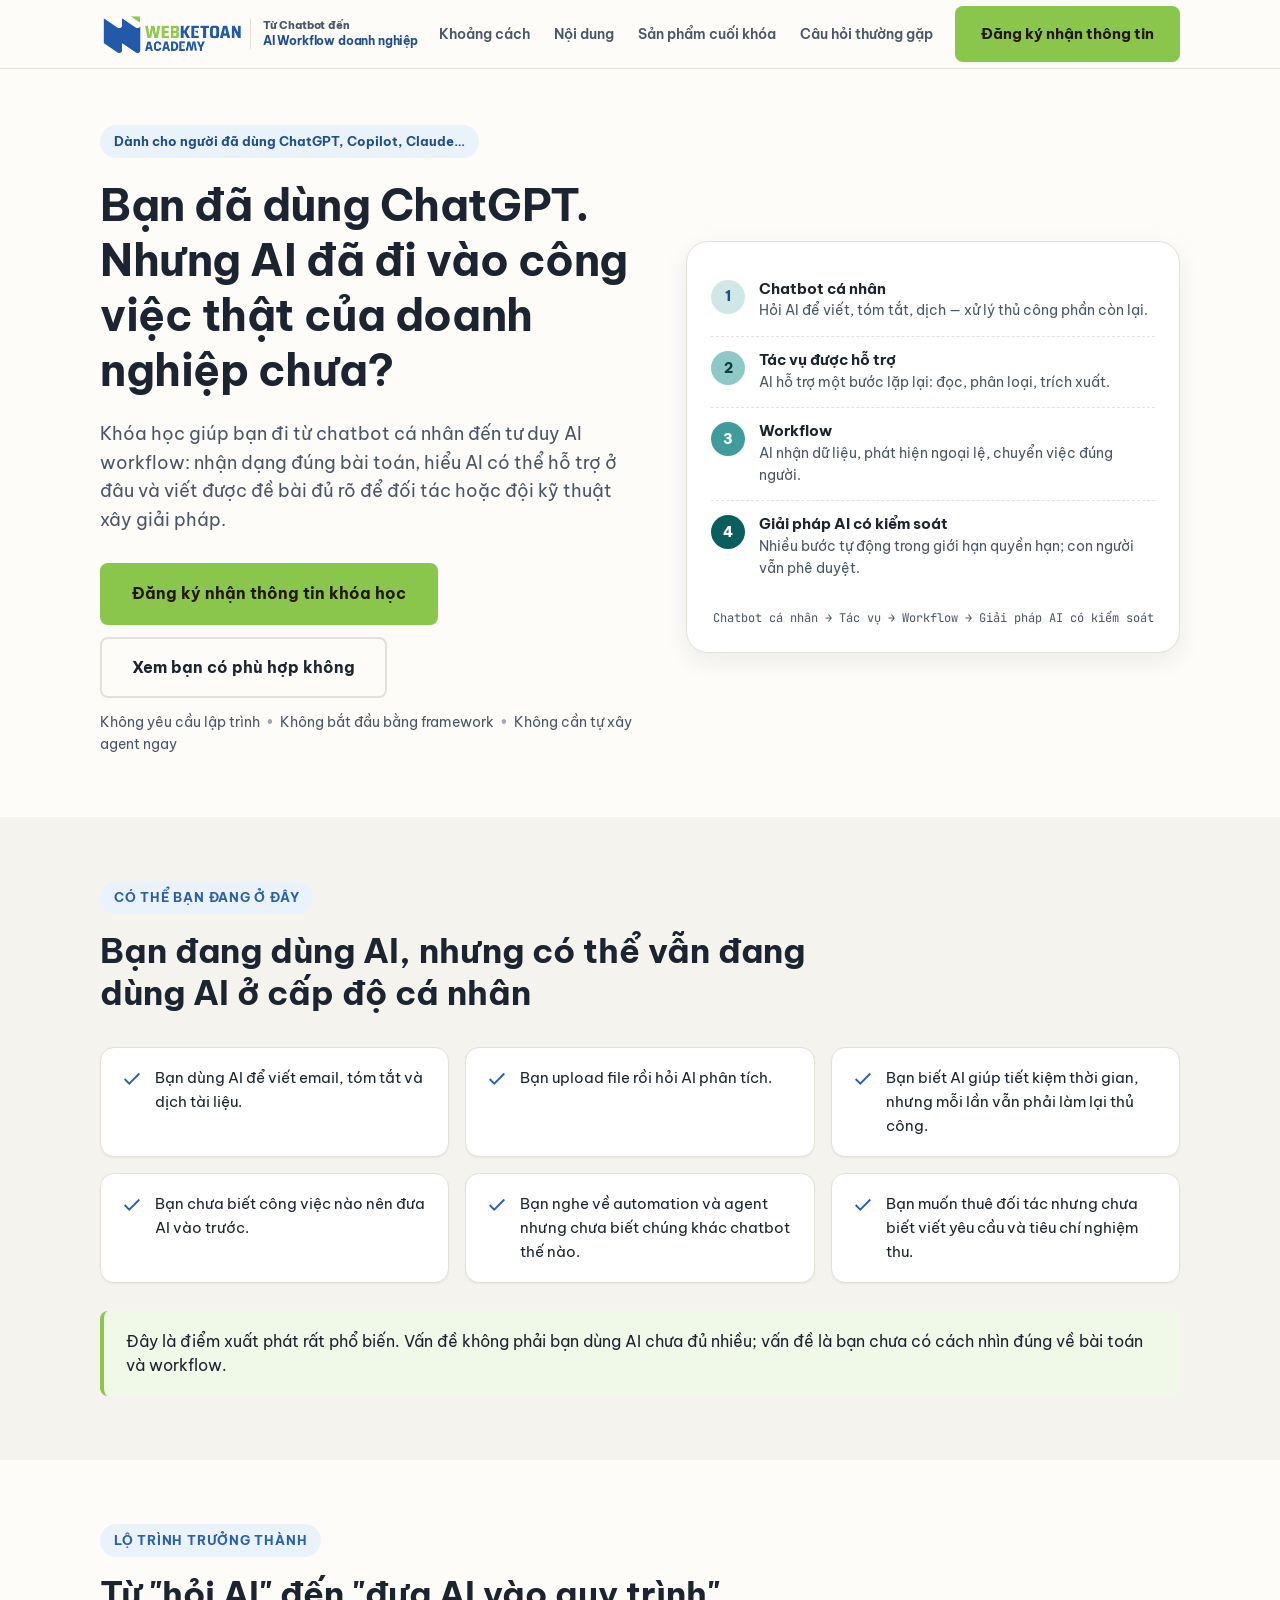
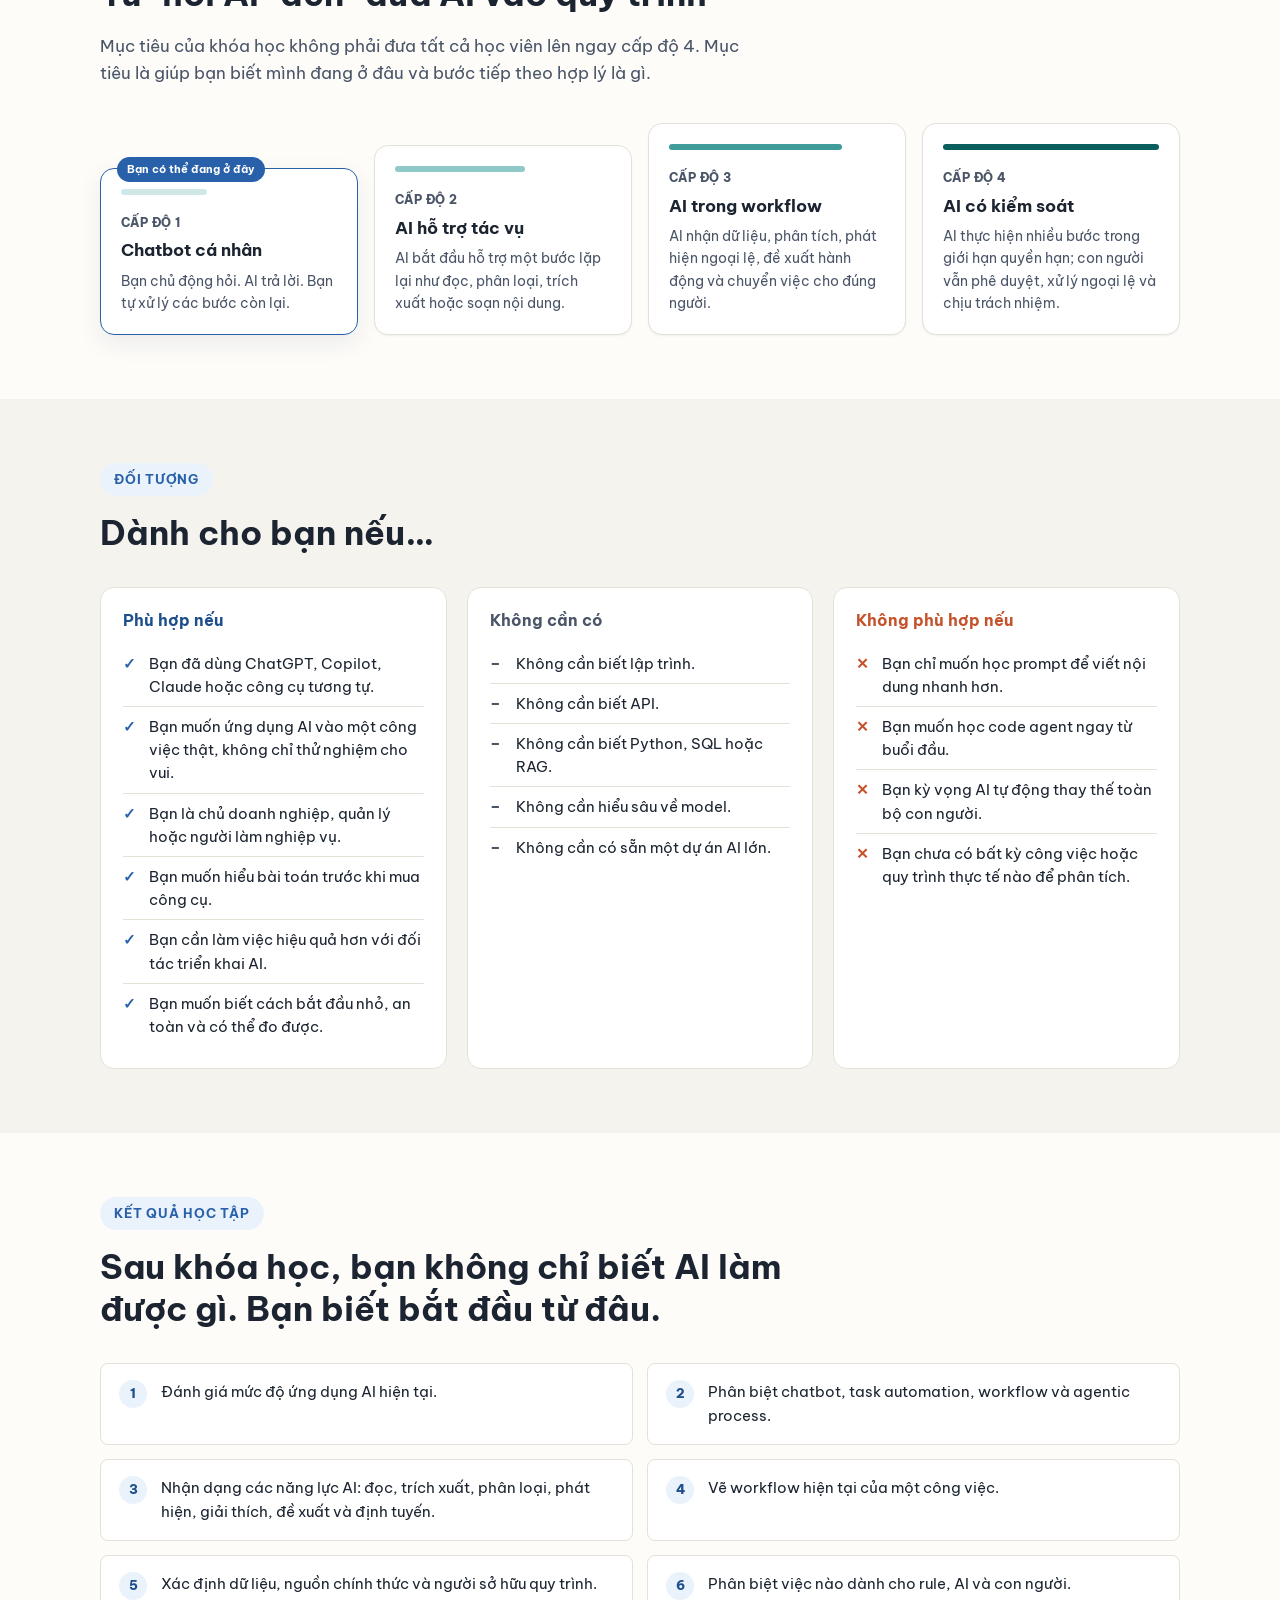
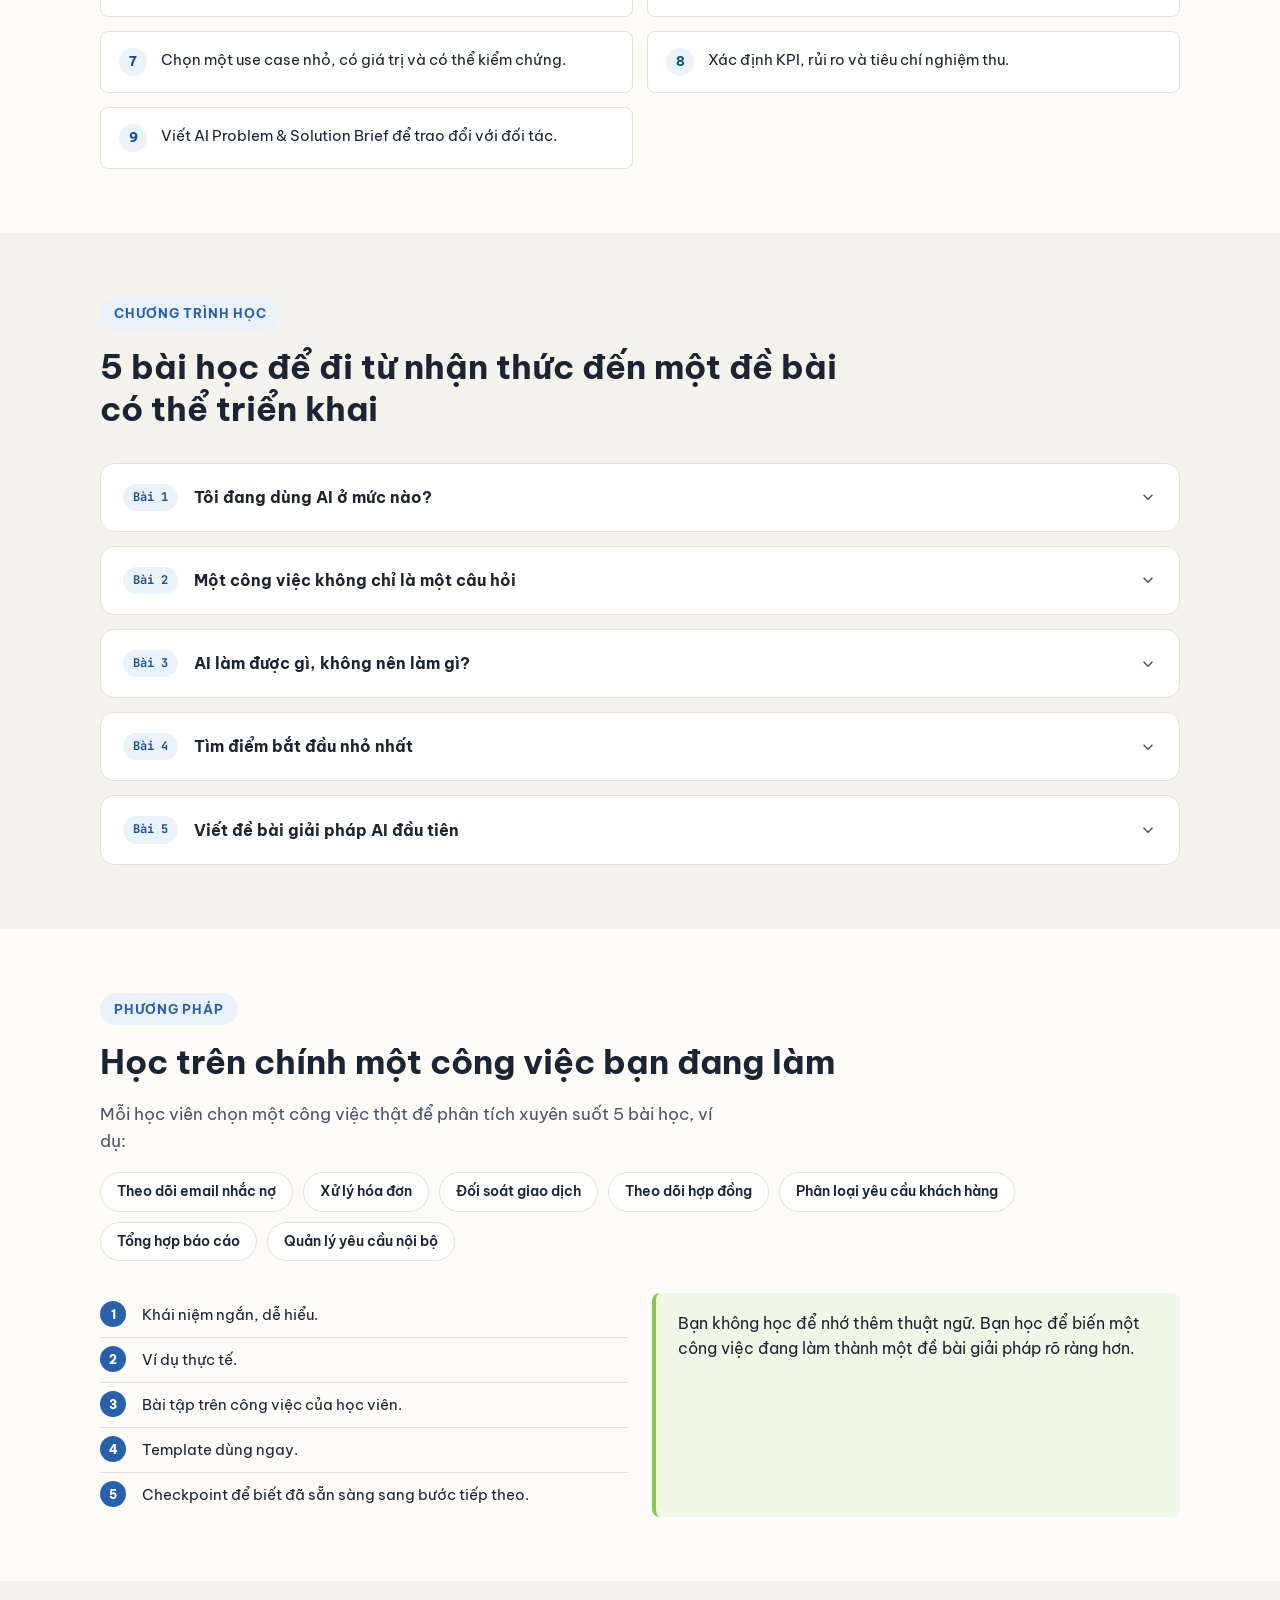
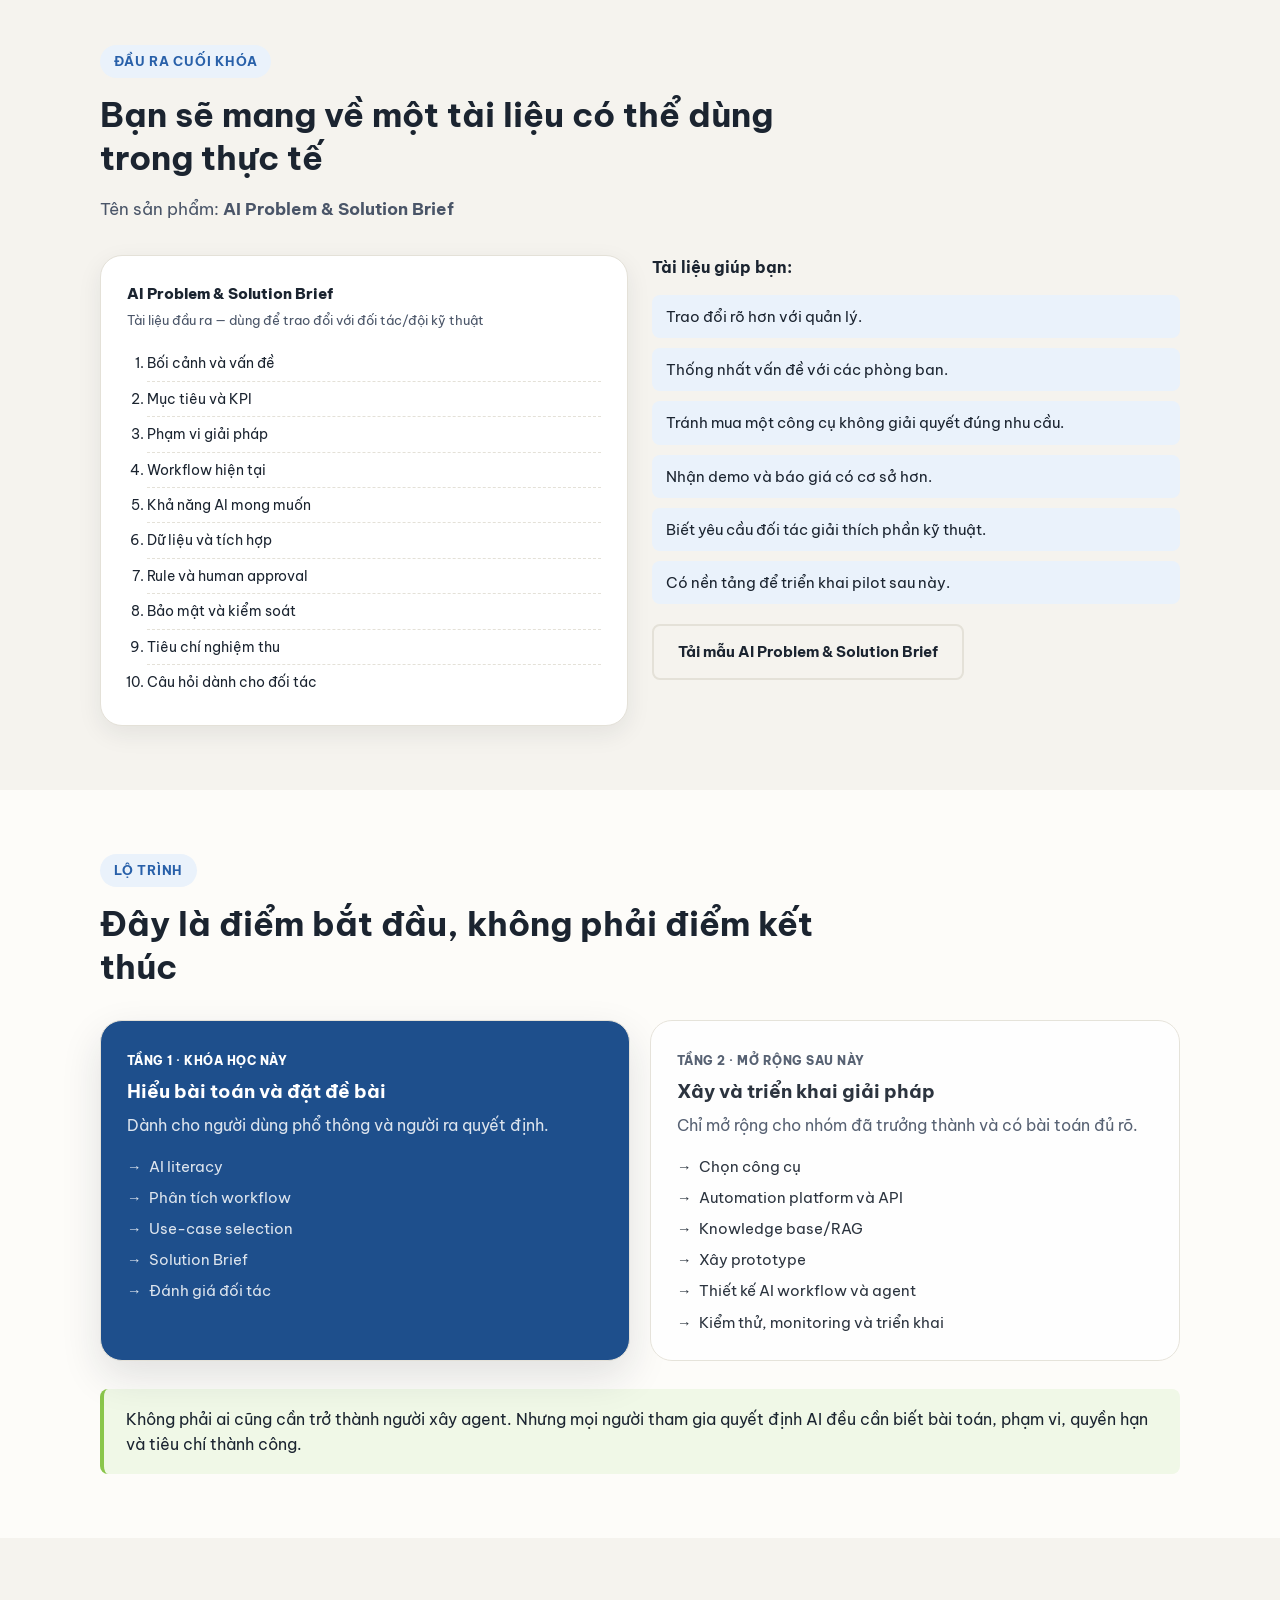
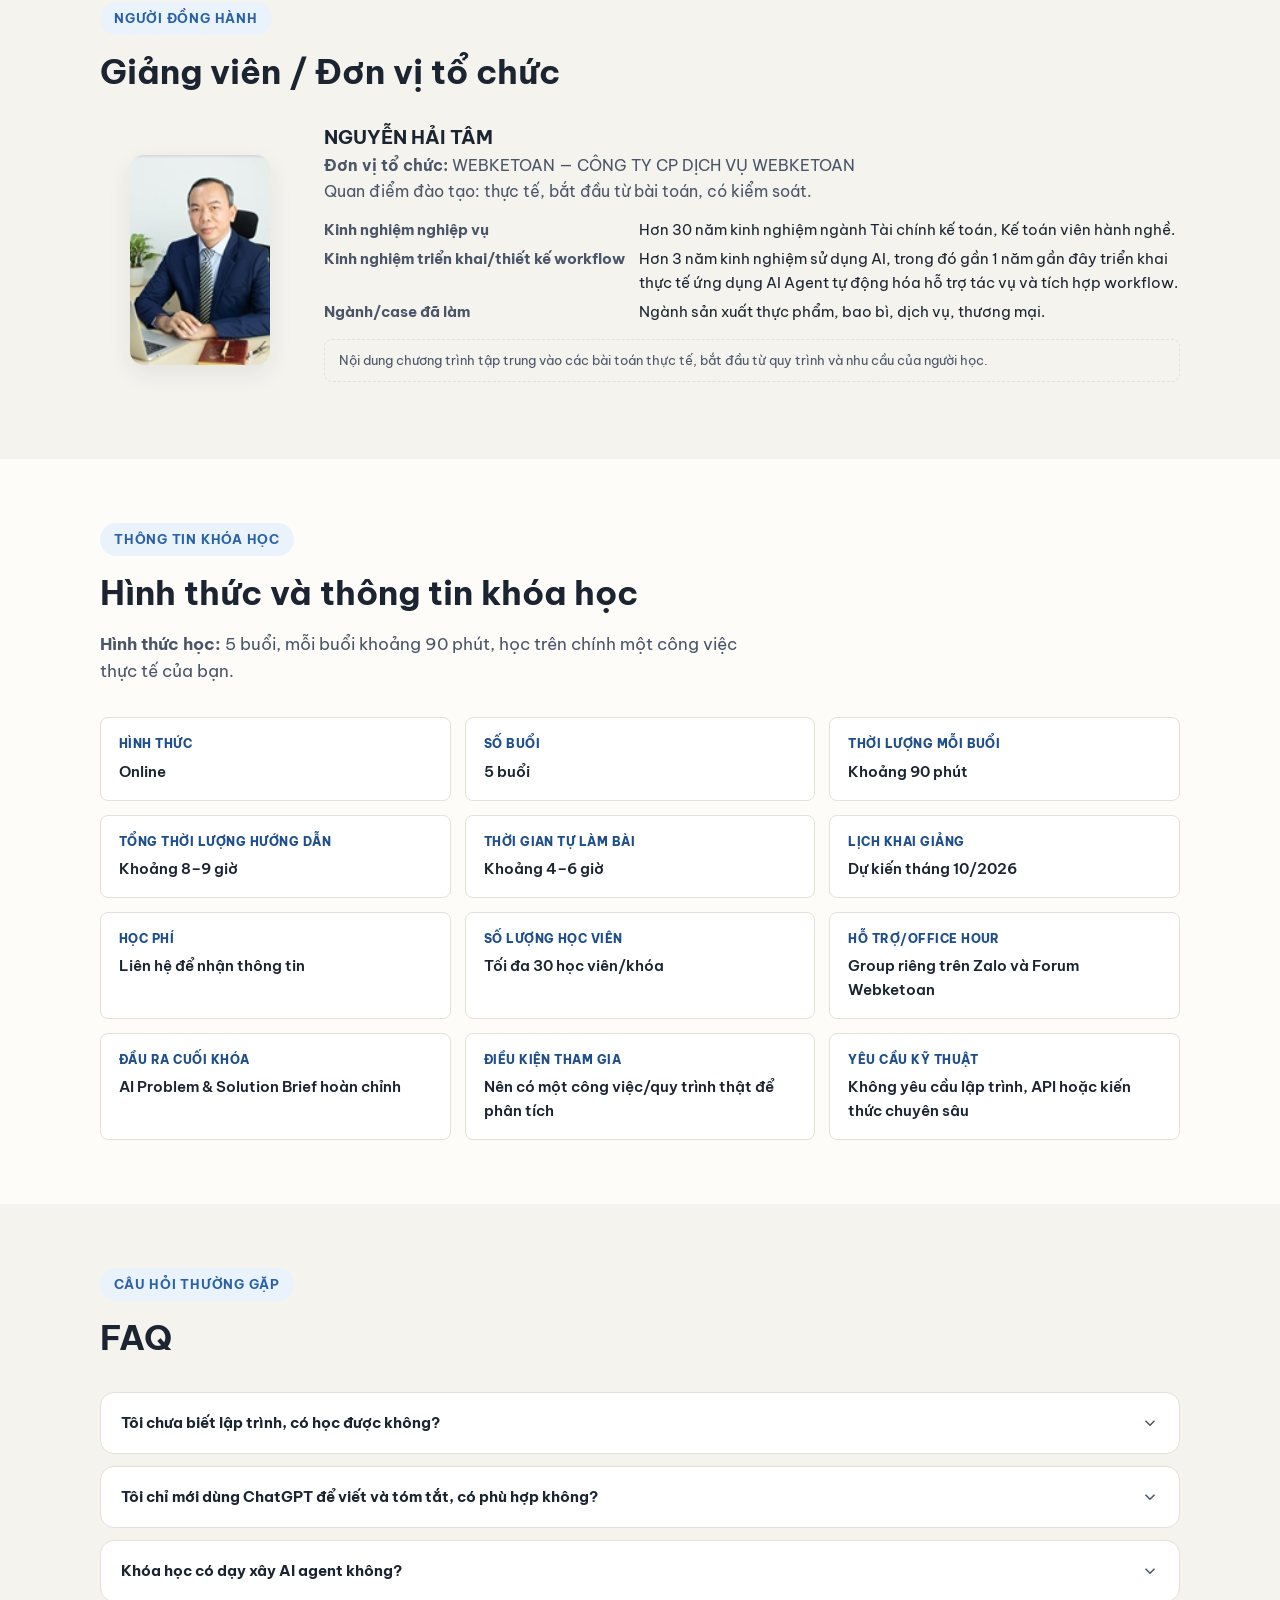
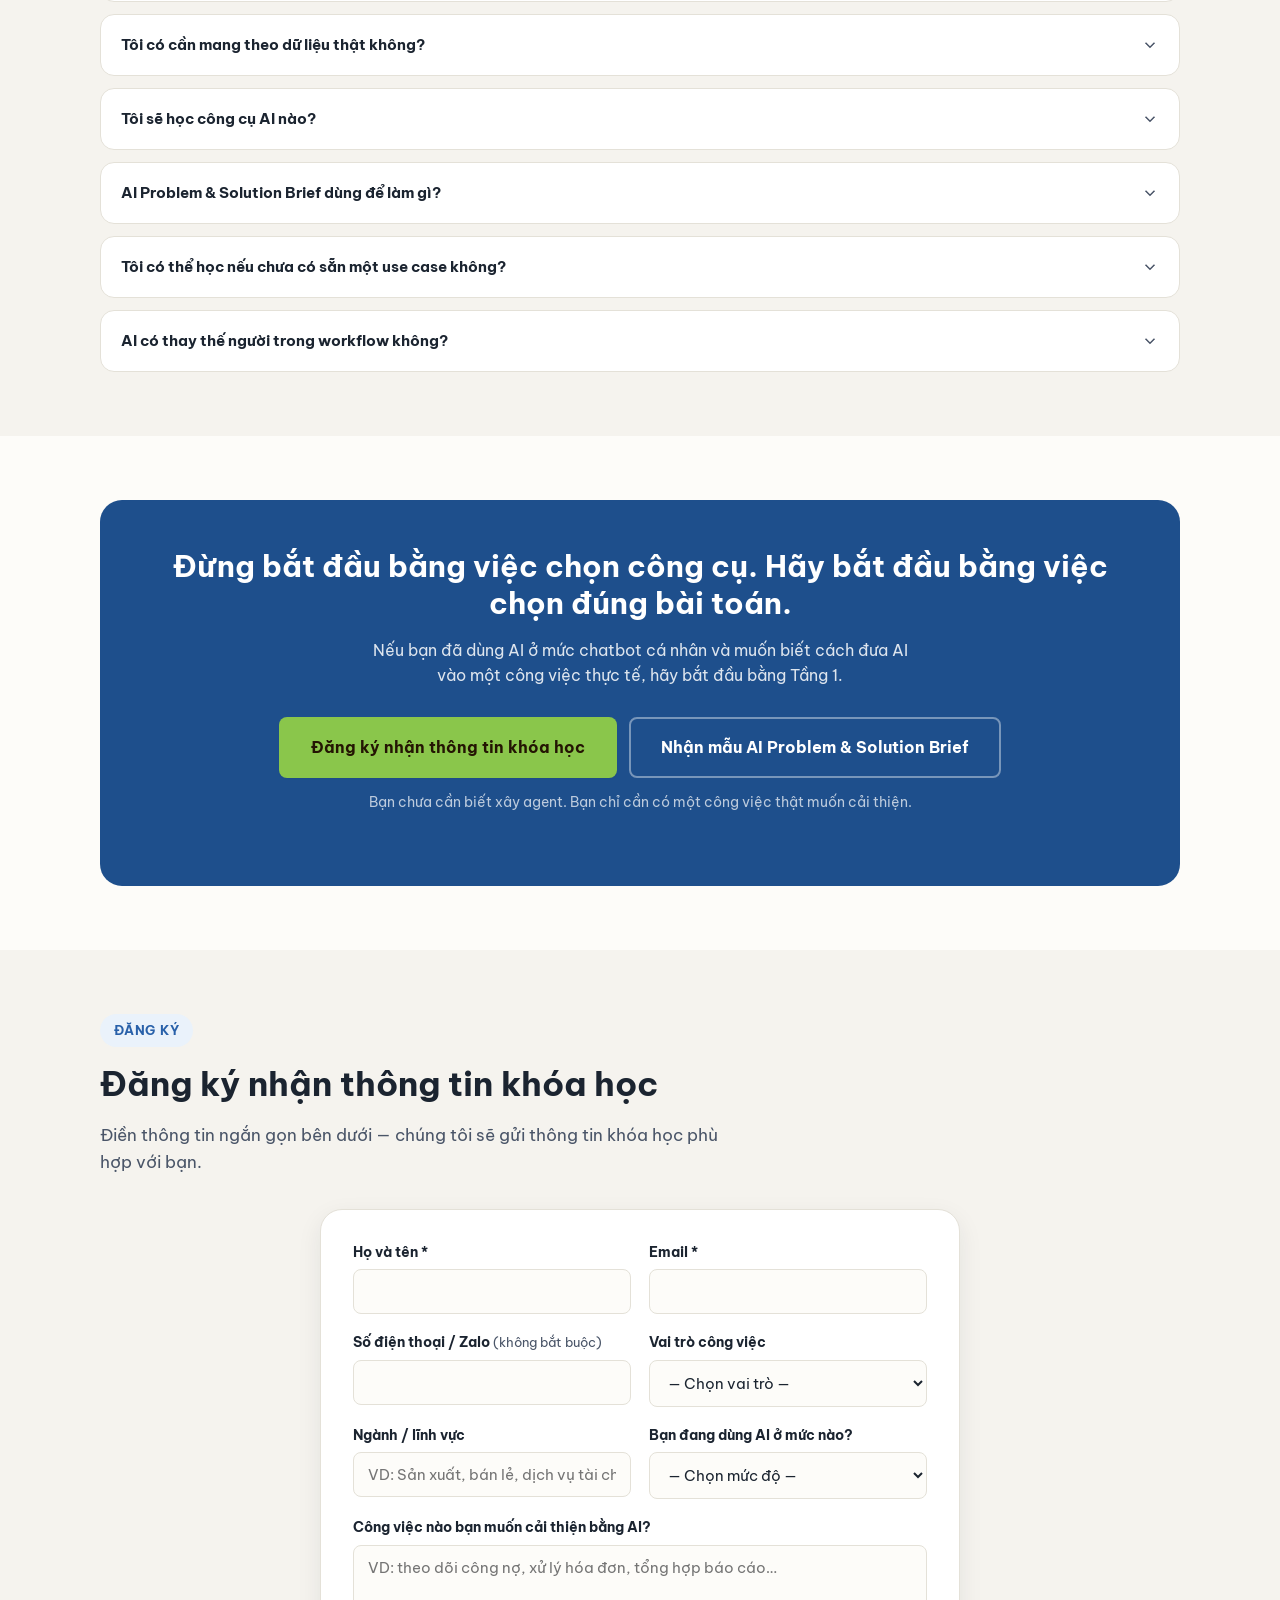
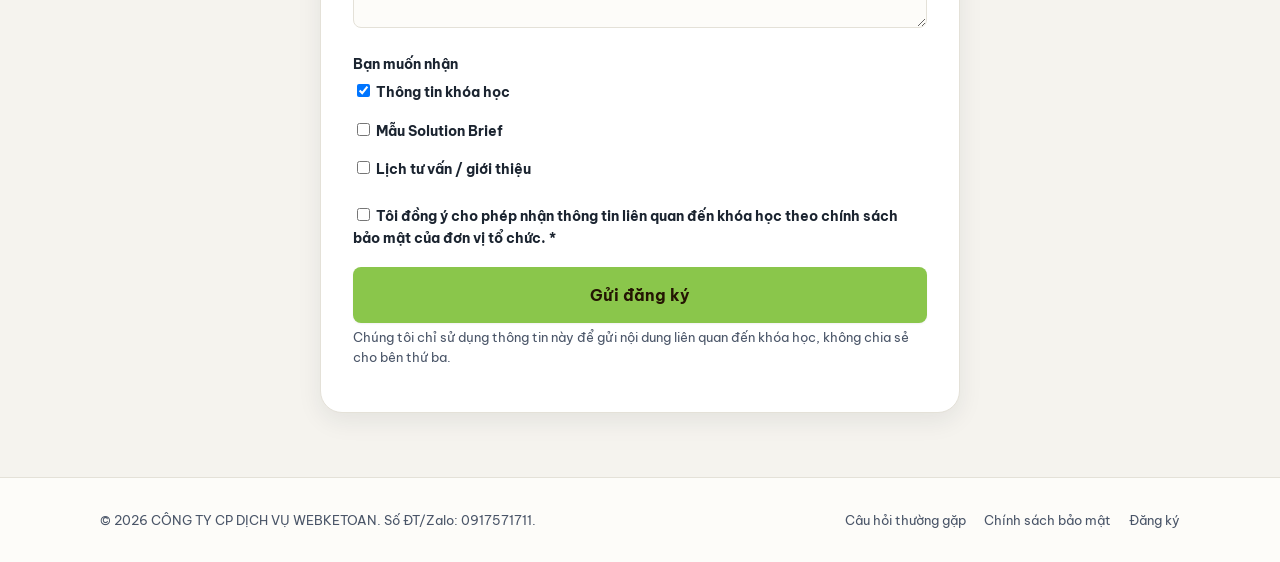
<file: index.html>
<!DOCTYPE html>
<html lang="vi">
<head>
<meta charset="UTF-8">
<meta name="viewport" content="width=device-width, initial-scale=1.0">
<title>Từ Chatbot đến AI Workflow doanh nghiệp | Webketoan Academy</title>
<meta name="description" content="Học cách nhận dạng bài toán, hiểu AI có thể hỗ trợ ở đâu và viết đề bài đủ rõ để đưa AI vào workflow doanh nghiệp — không yêu cầu lập trình.">
<meta name="keywords" content="khóa học AI cho doanh nghiệp, ứng dụng AI vào workflow, AI workflow doanh nghiệp, từ chatbot đến AI agent, triển khai AI trong doanh nghiệp, phân tích use case AI, AI cho người không biết lập trình">
<link rel="canonical" href="https://webketoan.ai.vn/">

<meta property="og:type" content="website">
<meta property="og:title" content="Từ Chatbot đến AI Workflow doanh nghiệp | Webketoan Academy">
<meta property="og:description" content="Học cách nhận dạng bài toán, hiểu AI có thể hỗ trợ ở đâu và viết đề bài đủ rõ để đưa AI vào workflow doanh nghiệp — không yêu cầu lập trình.">
<meta property="og:image" content="https://webketoan.ai.vn/assets/webketoan-academy-logo.png?v=e1926ec">
<meta property="og:locale" content="vi_VN">
<meta name="twitter:card" content="summary_large_image">

<link rel="icon" type="image/png" href="assets/webketoan-academy-logo.png">

<link rel="preconnect" href="https://fonts.googleapis.com">
<link rel="preconnect" href="https://fonts.gstatic.com" crossorigin>
<link href="https://fonts.googleapis.com/css2?family=Be+Vietnam+Pro:wght@400;500;600;700;800&family=JetBrains+Mono:wght@500&display=swap" rel="stylesheet">
<link rel="stylesheet" href="css/styles.css?v=e1926ec">
</head>
<body>

<a class="visually-hidden" href="#main">Bỏ qua đến nội dung chính</a>

<!-- ================= HEADER ================= -->
<header class="site-header">
  <div class="container">
    <a href="#" class="brand" aria-label="Webketoan Academy — Từ Chatbot đến AI Workflow doanh nghiệp">
      <img class="brand-logo" src="assets/webketoan-academy-logo.png?v=e1926ec" alt="Webketoan Academy">
      <span class="brand-course">Từ Chatbot đến<br><strong>AI Workflow doanh nghiệp</strong></span>
    </a>
    <nav class="header-nav" aria-label="Điều hướng chính">
      <a href="#khoang-cach">Khoảng cách</a>
      <a href="#noi-dung">Nội dung</a>
      <a href="#san-pham">Sản phẩm cuối khóa</a>
      <a href="#faq">Câu hỏi thường gặp</a>
    </nav>
    <a href="#dang-ky" class="btn btn-primary header-cta" data-track="hero_cta_click" data-track-location="header">Đăng ký nhận thông tin</a>
  </div>
</header>

<main id="main">

<!-- ================= SECTION 1: HERO ================= -->
<section class="hero">
  <div class="container hero-grid">
    <div>
      <span class="hero-badge">Dành cho người đã dùng ChatGPT, Copilot, Claude…</span>
      <h1>Bạn đã dùng ChatGPT. Nhưng AI đã đi vào công việc thật của doanh nghiệp chưa?</h1>
      <p class="hero-sub">Khóa học giúp bạn đi từ chatbot cá nhân đến tư duy AI workflow: nhận dạng đúng bài toán, hiểu AI có thể hỗ trợ ở đâu và viết được đề bài đủ rõ để đối tác hoặc đội kỹ thuật xây giải pháp.</p>
      <div class="hero-ctas">
        <a href="#dang-ky" class="btn btn-primary btn-lg" data-track="hero_cta_click" data-track-location="hero_primary">Đăng ký nhận thông tin khóa học</a>
        <a href="#phu-hop" class="btn btn-secondary btn-lg" data-track="hero_cta_click" data-track-location="hero_secondary">Xem bạn có phù hợp không</a>
      </div>
      <p class="hero-micro">Không yêu cầu lập trình<span class="dot">•</span>Không bắt đầu bằng framework<span class="dot">•</span>Không cần tự xây agent ngay</p>
    </div>

    <div class="flow-diagram" aria-label="Sơ đồ chuyển đổi từ chatbot cá nhân đến giải pháp AI có kiểm soát">
      <div class="flow-steps">
        <div class="flow-step">
          <span class="flow-num">1</span>
          <div><h4>Chatbot cá nhân</h4><p>Hỏi AI để viết, tóm tắt, dịch — xử lý thủ công phần còn lại.</p></div>
        </div>
        <div class="flow-step">
          <span class="flow-num">2</span>
          <div><h4>Tác vụ được hỗ trợ</h4><p>AI hỗ trợ một bước lặp lại: đọc, phân loại, trích xuất.</p></div>
        </div>
        <div class="flow-step">
          <span class="flow-num">3</span>
          <div><h4>Workflow</h4><p>AI nhận dữ liệu, phát hiện ngoại lệ, chuyển việc đúng người.</p></div>
        </div>
        <div class="flow-step">
          <span class="flow-num">4</span>
          <div><h4>Giải pháp AI có kiểm soát</h4><p>Nhiều bước tự động trong giới hạn quyền hạn; con người vẫn phê duyệt.</p></div>
        </div>
      </div>
      <div class="flow-caption">Chatbot cá nhân → Tác vụ → Workflow → Giải pháp AI có kiểm soát</div>
    </div>
  </div>
</section>

<!-- ================= SECTION 2: NHẬN DIỆN VẤN ĐỀ ================= -->
<section class="section section-alt" id="van-de">
  <div class="container">
    <span class="section-eyebrow">Có thể bạn đang ở đây</span>
    <h2 class="section-title">Bạn đang dùng AI, nhưng có thể vẫn đang dùng AI ở cấp độ cá nhân</h2>

    <div class="card-grid cols-3">
      <div class="check-card"><svg class="icon" viewBox="0 0 24 24" fill="none" stroke="currentColor" stroke-width="2"><path d="M20 6L9 17l-5-5"/></svg><p>Bạn dùng AI để viết email, tóm tắt và dịch tài liệu.</p></div>
      <div class="check-card"><svg class="icon" viewBox="0 0 24 24" fill="none" stroke="currentColor" stroke-width="2"><path d="M20 6L9 17l-5-5"/></svg><p>Bạn upload file rồi hỏi AI phân tích.</p></div>
      <div class="check-card"><svg class="icon" viewBox="0 0 24 24" fill="none" stroke="currentColor" stroke-width="2"><path d="M20 6L9 17l-5-5"/></svg><p>Bạn biết AI giúp tiết kiệm thời gian, nhưng mỗi lần vẫn phải làm lại thủ công.</p></div>
      <div class="check-card"><svg class="icon" viewBox="0 0 24 24" fill="none" stroke="currentColor" stroke-width="2"><path d="M20 6L9 17l-5-5"/></svg><p>Bạn chưa biết công việc nào nên đưa AI vào trước.</p></div>
      <div class="check-card"><svg class="icon" viewBox="0 0 24 24" fill="none" stroke="currentColor" stroke-width="2"><path d="M20 6L9 17l-5-5"/></svg><p>Bạn nghe về automation và agent nhưng chưa biết chúng khác chatbot thế nào.</p></div>
      <div class="check-card"><svg class="icon" viewBox="0 0 24 24" fill="none" stroke="currentColor" stroke-width="2"><path d="M20 6L9 17l-5-5"/></svg><p>Bạn muốn thuê đối tác nhưng chưa biết viết yêu cầu và tiêu chí nghiệm thu.</p></div>
    </div>

    <div class="callout">Đây là điểm xuất phát rất phổ biến. Vấn đề không phải bạn dùng AI chưa đủ nhiều; vấn đề là bạn chưa có cách nhìn đúng về bài toán và workflow.</div>
  </div>
</section>

<!-- ================= SECTION 3: KHOẢNG CÁCH ================= -->
<section class="section" id="khoang-cach">
  <div class="container">
    <span class="section-eyebrow">Lộ trình trưởng thành</span>
    <h2 class="section-title">Từ "hỏi AI" đến "đưa AI vào quy trình"</h2>
    <p class="section-lead">Mục tiêu của khóa học không phải đưa tất cả học viên lên ngay cấp độ 4. Mục tiêu là giúp bạn biết mình đang ở đâu và bước tiếp theo hợp lý là gì.</p>

    <div class="staircase">
      <div class="stair-step is-primary">
        <div class="bar"></div>
        <span class="tag">Cấp độ 1</span>
        <h4>Chatbot cá nhân</h4>
        <p>Bạn chủ động hỏi. AI trả lời. Bạn tự xử lý các bước còn lại.</p>
      </div>
      <div class="stair-step">
        <div class="bar"></div>
        <span class="tag">Cấp độ 2</span>
        <h4>AI hỗ trợ tác vụ</h4>
        <p>AI bắt đầu hỗ trợ một bước lặp lại như đọc, phân loại, trích xuất hoặc soạn nội dung.</p>
      </div>
      <div class="stair-step">
        <div class="bar"></div>
        <span class="tag">Cấp độ 3</span>
        <h4>AI trong workflow</h4>
        <p>AI nhận dữ liệu, phân tích, phát hiện ngoại lệ, đề xuất hành động và chuyển việc cho đúng người.</p>
      </div>
      <div class="stair-step">
        <div class="bar"></div>
        <span class="tag">Cấp độ 4</span>
        <h4>AI có kiểm soát</h4>
        <p>AI thực hiện nhiều bước trong giới hạn quyền hạn; con người vẫn phê duyệt, xử lý ngoại lệ và chịu trách nhiệm.</p>
      </div>
    </div>
  </div>
</section>

<!-- ================= SECTION 4: DÀNH CHO AI ================= -->
<section class="section section-alt" id="phu-hop">
  <div class="container">
    <span class="section-eyebrow">Đối tượng</span>
    <h2 class="section-title">Dành cho bạn nếu…</h2>

    <div class="fit-grid">
      <div class="fit-col yes">
        <h3>Phù hợp nếu</h3>
        <ul>
          <li>Bạn đã dùng ChatGPT, Copilot, Claude hoặc công cụ tương tự.</li>
          <li>Bạn muốn ứng dụng AI vào một công việc thật, không chỉ thử nghiệm cho vui.</li>
          <li>Bạn là chủ doanh nghiệp, quản lý hoặc người làm nghiệp vụ.</li>
          <li>Bạn muốn hiểu bài toán trước khi mua công cụ.</li>
          <li>Bạn cần làm việc hiệu quả hơn với đối tác triển khai AI.</li>
          <li>Bạn muốn biết cách bắt đầu nhỏ, an toàn và có thể đo được.</li>
        </ul>
      </div>
      <div class="fit-col no">
        <h3>Không cần có</h3>
        <ul>
          <li>Không cần biết lập trình.</li>
          <li>Không cần biết API.</li>
          <li>Không cần biết Python, SQL hoặc RAG.</li>
          <li>Không cần hiểu sâu về model.</li>
          <li>Không cần có sẵn một dự án AI lớn.</li>
        </ul>
      </div>
      <div class="fit-col not">
        <h3>Không phù hợp nếu</h3>
        <ul>
          <li>Bạn chỉ muốn học prompt để viết nội dung nhanh hơn.</li>
          <li>Bạn muốn học code agent ngay từ buổi đầu.</li>
          <li>Bạn kỳ vọng AI tự động thay thế toàn bộ con người.</li>
          <li>Bạn chưa có bất kỳ công việc hoặc quy trình thực tế nào để phân tích.</li>
        </ul>
      </div>
    </div>
  </div>
</section>

<!-- ================= SECTION 5: HỌC XONG BẠN LÀM ĐƯỢC GÌ ================= -->
<section class="section" id="ket-qua">
  <div class="container">
    <span class="section-eyebrow">Kết quả học tập</span>
    <h2 class="section-title">Sau khóa học, bạn không chỉ biết AI làm được gì. Bạn biết bắt đầu từ đâu.</h2>

    <div class="outcome-grid">
      <div class="outcome-item"><span class="outcome-num">1</span><p>Đánh giá mức độ ứng dụng AI hiện tại.</p></div>
      <div class="outcome-item"><span class="outcome-num">2</span><p>Phân biệt chatbot, task automation, workflow và agentic process.</p></div>
      <div class="outcome-item"><span class="outcome-num">3</span><p>Nhận dạng các năng lực AI: đọc, trích xuất, phân loại, phát hiện, giải thích, đề xuất và định tuyến.</p></div>
      <div class="outcome-item"><span class="outcome-num">4</span><p>Vẽ workflow hiện tại của một công việc.</p></div>
      <div class="outcome-item"><span class="outcome-num">5</span><p>Xác định dữ liệu, nguồn chính thức và người sở hữu quy trình.</p></div>
      <div class="outcome-item"><span class="outcome-num">6</span><p>Phân biệt việc nào dành cho rule, AI và con người.</p></div>
      <div class="outcome-item"><span class="outcome-num">7</span><p>Chọn một use case nhỏ, có giá trị và có thể kiểm chứng.</p></div>
      <div class="outcome-item"><span class="outcome-num">8</span><p>Xác định KPI, rủi ro và tiêu chí nghiệm thu.</p></div>
      <div class="outcome-item"><span class="outcome-num">9</span><p>Viết AI Problem &amp; Solution Brief để trao đổi với đối tác.</p></div>
    </div>
  </div>
</section>

<!-- ================= SECTION 6: NỘI DUNG KHÓA HỌC ================= -->
<section class="section section-alt" id="noi-dung">
  <div class="container">
    <span class="section-eyebrow">Chương trình học</span>
    <h2 class="section-title">5 bài học để đi từ nhận thức đến một đề bài có thể triển khai</h2>

    <div class="curriculum-list" data-curriculum>
      <details class="curriculum-item">
        <summary><span class="lesson-tag">Bài 1</span>Tôi đang dùng AI ở mức nào?<svg class="chev" width="18" height="18" viewBox="0 0 24 24" fill="none" stroke="currentColor" stroke-width="2"><path d="M6 9l6 6 6-6"/></svg></summary>
        <div class="curriculum-body">
          <p>Nhận diện khoảng cách giữa chatbot cá nhân và AI trong workflow.</p>
          <span class="output-tag">Đầu ra: AI Usage Maturity Snapshot</span>
        </div>
      </details>
      <details class="curriculum-item">
        <summary><span class="lesson-tag">Bài 2</span>Một công việc không chỉ là một câu hỏi<svg class="chev" width="18" height="18" viewBox="0 0 24 24" fill="none" stroke="currentColor" stroke-width="2"><path d="M6 9l6 6 6-6"/></svg></summary>
        <div class="curriculum-body">
          <p>Học cách nhìn công việc dưới dạng input, decision, action, exception và output.</p>
          <p class="mono-chain">Input → Decision → Action → Exception → Output</p>
          <span class="output-tag">Đầu ra: Current-State Workflow Map</span>
        </div>
      </details>
      <details class="curriculum-item">
        <summary><span class="lesson-tag">Bài 3</span>AI làm được gì, không nên làm gì?<svg class="chev" width="18" height="18" viewBox="0 0 24 24" fill="none" stroke="currentColor" stroke-width="2"><path d="M6 9l6 6 6-6"/></svg></summary>
        <div class="curriculum-body">
          <p>Phân biệt rule/system, AI reasoning và human accountability.</p>
          <span class="output-tag">Đầu ra: Problem → AI Capability → Human Decision Map</span>
        </div>
      </details>
      <details class="curriculum-item">
        <summary><span class="lesson-tag">Bài 4</span>Tìm điểm bắt đầu nhỏ nhất<svg class="chev" width="18" height="18" viewBox="0 0 24 24" fill="none" stroke="currentColor" stroke-width="2"><path d="M6 9l6 6 6-6"/></svg></summary>
        <div class="curriculum-body">
          <p>Chọn use case có dữ liệu, owner, giá trị, KPI và phạm vi kiểm soát được.</p>
          <span class="output-tag">Đầu ra: Use-Case Selection Canvas</span>
        </div>
      </details>
      <details class="curriculum-item">
        <summary><span class="lesson-tag">Bài 5</span>Viết đề bài giải pháp AI đầu tiên<svg class="chev" width="18" height="18" viewBox="0 0 24 24" fill="none" stroke="currentColor" stroke-width="2"><path d="M6 9l6 6 6-6"/></svg></summary>
        <div class="curriculum-body">
          <p>Tổng hợp thành tài liệu có thể gửi cho đối tác hoặc đội kỹ thuật.</p>
          <span class="output-tag">Đầu ra: AI Problem &amp; Solution Brief</span>
        </div>
      </details>
    </div>
  </div>
</section>

<!-- ================= SECTION 7: PHƯƠNG PHÁP HỌC ================= -->
<section class="section" id="phuong-phap">
  <div class="container">
    <span class="section-eyebrow">Phương pháp</span>
    <h2 class="section-title">Học trên chính một công việc bạn đang làm</h2>
    <p class="section-lead">Mỗi học viên chọn một công việc thật để phân tích xuyên suốt 5 bài học, ví dụ:</p>

    <div class="example-chips">
      <span class="chip">Theo dõi email nhắc nợ</span>
      <span class="chip">Xử lý hóa đơn</span>
      <span class="chip">Đối soát giao dịch</span>
      <span class="chip">Theo dõi hợp đồng</span>
      <span class="chip">Phân loại yêu cầu khách hàng</span>
      <span class="chip">Tổng hợp báo cáo</span>
      <span class="chip">Quản lý yêu cầu nội bộ</span>
    </div>

    <div class="method-grid">
      <div>
        <ol class="method-steps">
          <li>Khái niệm ngắn, dễ hiểu.</li>
          <li>Ví dụ thực tế.</li>
          <li>Bài tập trên công việc của học viên.</li>
          <li>Template dùng ngay.</li>
          <li>Checkpoint để biết đã sẵn sàng sang bước tiếp theo.</li>
        </ol>
      </div>
      <div class="callout" style="margin-top:0;">Bạn không học để nhớ thêm thuật ngữ. Bạn học để biến một công việc đang làm thành một đề bài giải pháp rõ ràng hơn.</div>
    </div>
  </div>
</section>

<!-- ================= SECTION 8: SẢN PHẨM CUỐI KHÓA ================= -->
<section class="section section-alt" id="san-pham">
  <div class="container">
    <span class="section-eyebrow">Đầu ra cuối khóa</span>
    <h2 class="section-title">Bạn sẽ mang về một tài liệu có thể dùng trong thực tế</h2>
    <p class="section-lead">Tên sản phẩm: <strong>AI Problem &amp; Solution Brief</strong></p>

    <div class="brief-panel">
      <div class="doc-mock">
        <div class="doc-title">AI Problem &amp; Solution Brief</div>
        <div class="doc-sub">Tài liệu đầu ra — dùng để trao đổi với đối tác/đội kỹ thuật</div>
        <ol>
          <li>Bối cảnh và vấn đề</li>
          <li>Mục tiêu và KPI</li>
          <li>Phạm vi giải pháp</li>
          <li>Workflow hiện tại</li>
          <li>Khả năng AI mong muốn</li>
          <li>Dữ liệu và tích hợp</li>
          <li>Rule và human approval</li>
          <li>Bảo mật và kiểm soát</li>
          <li>Tiêu chí nghiệm thu</li>
          <li>Câu hỏi dành cho đối tác</li>
        </ol>
      </div>
      <div>
        <p style="font-weight:700;color:var(--color-text);margin-bottom:14px;">Tài liệu giúp bạn:</p>
        <ul class="value-list">
          <li>Trao đổi rõ hơn với quản lý.</li>
          <li>Thống nhất vấn đề với các phòng ban.</li>
          <li>Tránh mua một công cụ không giải quyết đúng nhu cầu.</li>
          <li>Nhận demo và báo giá có cơ sở hơn.</li>
          <li>Biết yêu cầu đối tác giải thích phần kỹ thuật.</li>
          <li>Có nền tảng để triển khai pilot sau này.</li>
        </ul>
        <a href="#dang-ky" class="btn btn-secondary" style="margin-top:20px;" data-track="solution_brief_download" data-form-intent="brief">Tải mẫu AI Problem &amp; Solution Brief</a>
      </div>
    </div>
  </div>
</section>

<!-- ================= SECTION 9: LỘ TRÌNH PHÁT TRIỂN TIẾP THEO ================= -->
<section class="section" id="lo-trinh">
  <div class="container">
    <span class="section-eyebrow">Lộ trình</span>
    <h2 class="section-title">Đây là điểm bắt đầu, không phải điểm kết thúc</h2>

    <div class="tier-grid">
      <div class="tier-card tier-1">
        <span class="tier-badge">Tầng 1 · Khóa học này</span>
        <h3>Hiểu bài toán và đặt đề bài</h3>
        <p>Dành cho người dùng phổ thông và người ra quyết định.</p>
        <ul>
          <li>AI literacy</li>
          <li>Phân tích workflow</li>
          <li>Use-case selection</li>
          <li>Solution Brief</li>
          <li>Đánh giá đối tác</li>
        </ul>
      </div>
      <div class="tier-card tier-2">
        <span class="tier-badge">Tầng 2 · Mở rộng sau này</span>
        <h3>Xây và triển khai giải pháp</h3>
        <p>Chỉ mở rộng cho nhóm đã trưởng thành và có bài toán đủ rõ.</p>
        <ul>
          <li>Chọn công cụ</li>
          <li>Automation platform và API</li>
          <li>Knowledge base/RAG</li>
          <li>Xây prototype</li>
          <li>Thiết kế AI workflow và agent</li>
          <li>Kiểm thử, monitoring và triển khai</li>
        </ul>
      </div>
    </div>

    <div class="callout">Không phải ai cũng cần trở thành người xây agent. Nhưng mọi người tham gia quyết định AI đều cần biết bài toán, phạm vi, quyền hạn và tiêu chí thành công.</div>
  </div>
</section>

<!-- ================= SECTION 10: GIẢNG VIÊN ================= -->
<section class="section section-alt" id="giang-vien">
  <div class="container">
    <span class="section-eyebrow">Người đồng hành</span>
    <h2 class="section-title">Giảng viên / Đơn vị tổ chức</h2>

    <div class="instructor-card">
      <img class="instructor-avatar" src="assets/nguyen-hai-tam.jpg" alt="Nguyễn Hải Tâm, giảng viên Webketoan Academy">
      <div class="instructor-meta">
        <h3 style="margin-bottom:4px;">NGUYỄN HẢI TÂM</h3>
        <p style="margin-bottom:0;"><strong>Đơn vị tổ chức:</strong> WEBKETOAN — CÔNG TY CP DỊCH VỤ WEBKETOAN</p>
        <p style="margin-bottom:0;">Quan điểm đào tạo: thực tế, bắt đầu từ bài toán, có kiểm soát.</p>
        <dl>
          <dt>Kinh nghiệm nghiệp vụ</dt><dd>Hơn 30 năm kinh nghiệm ngành Tài chính kế toán, Kế toán viên hành nghề.</dd>
          <dt>Kinh nghiệm triển khai/thiết kế workflow</dt><dd>Hơn 3 năm kinh nghiệm sử dụng AI, trong đó gần 1 năm gần đây triển khai thực tế ứng dụng AI Agent tự động hóa hỗ trợ tác vụ và tích hợp workflow.</dd>
          <dt>Ngành/case đã làm</dt><dd>Ngành sản xuất thực phẩm, bao bì, dịch vụ, thương mại.</dd>
        </dl>
        <p class="placeholder-note">Nội dung chương trình tập trung vào các bài toán thực tế, bắt đầu từ quy trình và nhu cầu của người học.</p>
      </div>
    </div>
  </div>
</section>

<!-- ================= SECTION 11: HÌNH THỨC & THÔNG TIN KHÓA HỌC ================= -->
<section class="section" id="thong-tin">
  <div class="container">
    <span class="section-eyebrow">Thông tin khóa học</span>
    <h2 class="section-title">Hình thức và thông tin khóa học</h2>
    <p class="section-lead"><strong>Hình thức học:</strong> 5 buổi, mỗi buổi khoảng 90 phút, học trên chính một công việc thực tế của bạn.</p>

    <div class="info-grid">
      <div class="info-item"><div class="label">Hình thức</div><div class="value">Online</div></div>
      <div class="info-item"><div class="label">Số buổi</div><div class="value">5 buổi</div></div>
      <div class="info-item"><div class="label">Thời lượng mỗi buổi</div><div class="value">Khoảng 90 phút</div></div>
      <div class="info-item"><div class="label">Tổng thời lượng hướng dẫn</div><div class="value">Khoảng 8–9 giờ</div></div>
      <div class="info-item"><div class="label">Thời gian tự làm bài</div><div class="value">Khoảng 4–6 giờ</div></div>
      <div class="info-item"><div class="label">Lịch khai giảng</div><div class="value">Dự kiến tháng 10/2026</div></div>
      <div class="info-item"><div class="label">Học phí</div><div class="value">Liên hệ để nhận thông tin</div></div>
      <div class="info-item"><div class="label">Số lượng học viên</div><div class="value">Tối đa 30 học viên/khóa</div></div>
      <div class="info-item"><div class="label">Hỗ trợ/Office hour</div><div class="value">Group riêng trên Zalo và Forum Webketoan</div></div>
      <div class="info-item"><div class="label">Đầu ra cuối khóa</div><div class="value">AI Problem &amp; Solution Brief hoàn chỉnh</div></div>
      <div class="info-item"><div class="label">Điều kiện tham gia</div><div class="value">Nên có một công việc/quy trình thật để phân tích</div></div>
      <div class="info-item"><div class="label">Yêu cầu kỹ thuật</div><div class="value">Không yêu cầu lập trình, API hoặc kiến thức chuyên sâu</div></div>
    </div>
  </div>
</section>

<!-- ================= SECTION 12: FAQ ================= -->
<section class="section section-alt" id="faq">
  <div class="container">
    <span class="section-eyebrow">Câu hỏi thường gặp</span>
    <h2 class="section-title">FAQ</h2>

    <div class="faq-list" data-faq>
      <details class="faq-item">
        <summary>Tôi chưa biết lập trình, có học được không?<svg class="chev" width="18" height="18" viewBox="0 0 24 24" fill="none" stroke="currentColor" stroke-width="2"><path d="M6 9l6 6 6-6"/></svg></summary>
        <div class="faq-body"><p>Có. Tầng 1 tập trung vào nhận dạng bài toán, phân tích workflow và đặt đề bài. Không yêu cầu API, Python hay xây agent.</p></div>
      </details>
      <details class="faq-item">
        <summary>Tôi chỉ mới dùng ChatGPT để viết và tóm tắt, có phù hợp không?<svg class="chev" width="18" height="18" viewBox="0 0 24 24" fill="none" stroke="currentColor" stroke-width="2"><path d="M6 9l6 6 6-6"/></svg></summary>
        <div class="faq-body"><p>Có. Đây chính là điểm xuất phát của khóa học.</p></div>
      </details>
      <details class="faq-item">
        <summary>Khóa học có dạy xây AI agent không?<svg class="chev" width="18" height="18" viewBox="0 0 24 24" fill="none" stroke="currentColor" stroke-width="2"><path d="M6 9l6 6 6-6"/></svg></summary>
        <div class="faq-body"><p>Tầng 1 chưa đi sâu vào xây agent. Sau khi có nhóm học viên đủ trưởng thành và có bài toán rõ, chương trình có thể mở rộng sang Tầng 2 về công cụ, prototype, workflow và agent.</p></div>
      </details>
      <details class="faq-item">
        <summary>Tôi có cần mang theo dữ liệu thật không?<svg class="chev" width="18" height="18" viewBox="0 0 24 24" fill="none" stroke="currentColor" stroke-width="2"><path d="M6 9l6 6 6-6"/></svg></summary>
        <div class="faq-body"><p>Nên mang theo mô tả một công việc thật. Không nên đưa dữ liệu nhạy cảm hoặc dữ liệu chưa được phép sử dụng vào lớp học.</p></div>
      </details>
      <details class="faq-item">
        <summary>Tôi sẽ học công cụ AI nào?<svg class="chev" width="18" height="18" viewBox="0 0 24 24" fill="none" stroke="currentColor" stroke-width="2"><path d="M6 9l6 6 6-6"/></svg></summary>
        <div class="faq-body"><p>Khóa học Tầng 1 không khóa người học vào một model hoặc công cụ duy nhất. Trọng tâm là hiểu bài toán và yêu cầu giải pháp. Công cụ sẽ được giới thiệu ở tầng thực hành sau.</p></div>
      </details>
      <details class="faq-item">
        <summary>AI Problem &amp; Solution Brief dùng để làm gì?<svg class="chev" width="18" height="18" viewBox="0 0 24 24" fill="none" stroke="currentColor" stroke-width="2"><path d="M6 9l6 6 6-6"/></svg></summary>
        <div class="faq-body"><p>Đây là tài liệu giúp mô tả vấn đề, workflow, dữ liệu, khả năng AI, quyền hạn, KPI và tiêu chí nghiệm thu để trao đổi với đối tác hoặc đội kỹ thuật.</p></div>
      </details>
      <details class="faq-item">
        <summary>Tôi có thể học nếu chưa có sẵn một use case không?<svg class="chev" width="18" height="18" viewBox="0 0 24 24" fill="none" stroke="currentColor" stroke-width="2"><path d="M6 9l6 6 6-6"/></svg></summary>
        <div class="faq-body"><p>Có. Khóa học có phương pháp tìm và chấm điểm use case. Tuy nhiên, nên có ít nhất một công việc hoặc quy trình quen thuộc để phân tích.</p></div>
      </details>
      <details class="faq-item">
        <summary>AI có thay thế người trong workflow không?<svg class="chev" width="18" height="18" viewBox="0 0 24 24" fill="none" stroke="currentColor" stroke-width="2"><path d="M6 9l6 6 6-6"/></svg></summary>
        <div class="faq-body"><p>Mục tiêu của khóa học không phải giao toàn quyền cho AI. AI có thể hỗ trợ nhiều bước, nhưng các quyết định có trách nhiệm tài chính, pháp lý hoặc quản trị vẫn cần cơ chế kiểm soát và phê duyệt phù hợp.</p></div>
      </details>
    </div>
  </div>
</section>

<!-- ================= SECTION 13: CTA CUỐI TRANG ================= -->
<section class="section" id="cta-cuoi">
  <div class="container">
    <div class="final-cta">
      <h2>Đừng bắt đầu bằng việc chọn công cụ. Hãy bắt đầu bằng việc chọn đúng bài toán.</h2>
      <p>Nếu bạn đã dùng AI ở mức chatbot cá nhân và muốn biết cách đưa AI vào một công việc thực tế, hãy bắt đầu bằng Tầng 1.</p>
      <div class="hero-ctas">
        <a href="#dang-ky" class="btn btn-primary btn-lg" data-track="hero_cta_click" data-track-location="final_cta_primary">Đăng ký nhận thông tin khóa học</a>
        <a href="#dang-ky" class="btn btn-secondary btn-lg" data-track="solution_brief_download" data-form-intent="brief">Nhận mẫu AI Problem &amp; Solution Brief</a>
      </div>
      <p class="hero-micro">Bạn chưa cần biết xây agent. Bạn chỉ cần có một công việc thật muốn cải thiện.</p>
    </div>
  </div>
</section>

<!-- ================= FORM ĐĂNG KÝ ================= -->
<section class="section section-alt" id="dang-ky">
  <div class="container">
    <span class="section-eyebrow">Đăng ký</span>
    <h2 class="section-title">Đăng ký nhận thông tin khóa học</h2>
    <p class="section-lead">Điền thông tin ngắn gọn bên dưới — chúng tôi sẽ gửi thông tin khóa học phù hợp với bạn.</p>

    <form class="form-wrap" id="registration-form" novalidate>
      <div class="two-col">
        <div class="form-row">
          <label for="full-name">Họ và tên *</label>
          <input type="text" id="full-name" name="full_name" required autocomplete="name">
        </div>
        <div class="form-row">
          <label for="email">Email *</label>
          <input type="email" id="email" name="email" required autocomplete="email">
        </div>
      </div>

      <div class="two-col">
        <div class="form-row">
          <label for="phone">Số điện thoại / Zalo <span class="hint">(không bắt buộc)</span></label>
          <input type="tel" id="phone" name="phone" autocomplete="tel">
        </div>
        <div class="form-row">
          <label for="role">Vai trò công việc</label>
          <select id="role" name="role">
            <option value="">— Chọn vai trò —</option>
            <option value="owner">Chủ doanh nghiệp</option>
            <option value="manager">Quản lý phòng ban</option>
            <option value="finance">Kế toán trưởng / Finance manager</option>
            <option value="staff">Nhân viên nghiệp vụ</option>
            <option value="analyst">Business analyst / Process owner</option>
            <option value="digital">Phụ trách chuyển đổi số</option>
            <option value="other">Khác</option>
          </select>
        </div>
      </div>

      <div class="two-col">
        <div class="form-row">
          <label for="industry">Ngành / lĩnh vực</label>
          <input type="text" id="industry" name="industry" placeholder="VD: Sản xuất, bán lẻ, dịch vụ tài chính…">
        </div>
        <div class="form-row">
          <label for="ai-level">Bạn đang dùng AI ở mức nào?</label>
          <select id="ai-level" name="ai_level">
            <option value="">— Chọn mức độ —</option>
            <option value="new">Mới bắt đầu</option>
            <option value="personal">Dùng chatbot cá nhân</option>
            <option value="automation">Đã thử automation</option>
            <option value="workflow">Đã có workflow/agent</option>
          </select>
        </div>
      </div>

      <div class="form-row">
        <label for="use-case">Công việc nào bạn muốn cải thiện bằng AI?</label>
        <textarea id="use-case" name="use_case" rows="3" placeholder="VD: theo dõi công nợ, xử lý hóa đơn, tổng hợp báo cáo…"></textarea>
      </div>

      <div class="form-row">
        <label>Bạn muốn nhận</label>
        <div class="checkbox-group">
          <label class="checkbox-row"><input type="checkbox" name="wants" value="course_info" checked> Thông tin khóa học</label>
          <label class="checkbox-row"><input type="checkbox" name="wants" value="solution_brief"> Mẫu Solution Brief</label>
          <label class="checkbox-row"><input type="checkbox" name="wants" value="consultation"> Lịch tư vấn / giới thiệu</label>
        </div>
      </div>

      <div class="form-row">
        <label class="checkbox-row"><input type="checkbox" id="consent" name="consent" required> Tôi đồng ý cho phép nhận thông tin liên quan đến khóa học theo chính sách bảo mật của đơn vị tổ chức. *</label>
      </div>

      <button type="submit" class="btn btn-primary btn-block btn-lg">Gửi đăng ký</button>
      <p class="form-consent">Chúng tôi chỉ sử dụng thông tin này để gửi nội dung liên quan đến khóa học, không chia sẻ cho bên thứ ba.</p>
      <div class="form-status" id="form-status" role="status" aria-live="polite"></div>
    </form>
  </div>
</section>

</main>

<!-- ================= FOOTER ================= -->
<footer class="site-footer">
  <div class="container footer-grid">
    <span>© <span id="year"></span> CÔNG TY CP DỊCH VỤ WEBKETOAN. Số ĐT/Zalo: 0917571711.</span>
    <div class="footer-links">
      <a href="#faq">Câu hỏi thường gặp</a>
      <a href="privacy.html" data-track="policy_link_click">Chính sách bảo mật</a>
      <a href="#dang-ky" data-track="hero_cta_click" data-track-location="footer">Đăng ký</a>
    </div>
  </div>
</footer>

<!-- ================= STICKY MOBILE CTA ================= -->
<div class="mobile-sticky-cta">
  <a href="#dang-ky" class="btn btn-primary btn-block" data-track="hero_cta_click" data-track-location="mobile_sticky">Đăng ký nhận thông tin khóa học</a>
</div>

<script src="js/main.js?v=386478d"></script>
</body>
</html>
</file>
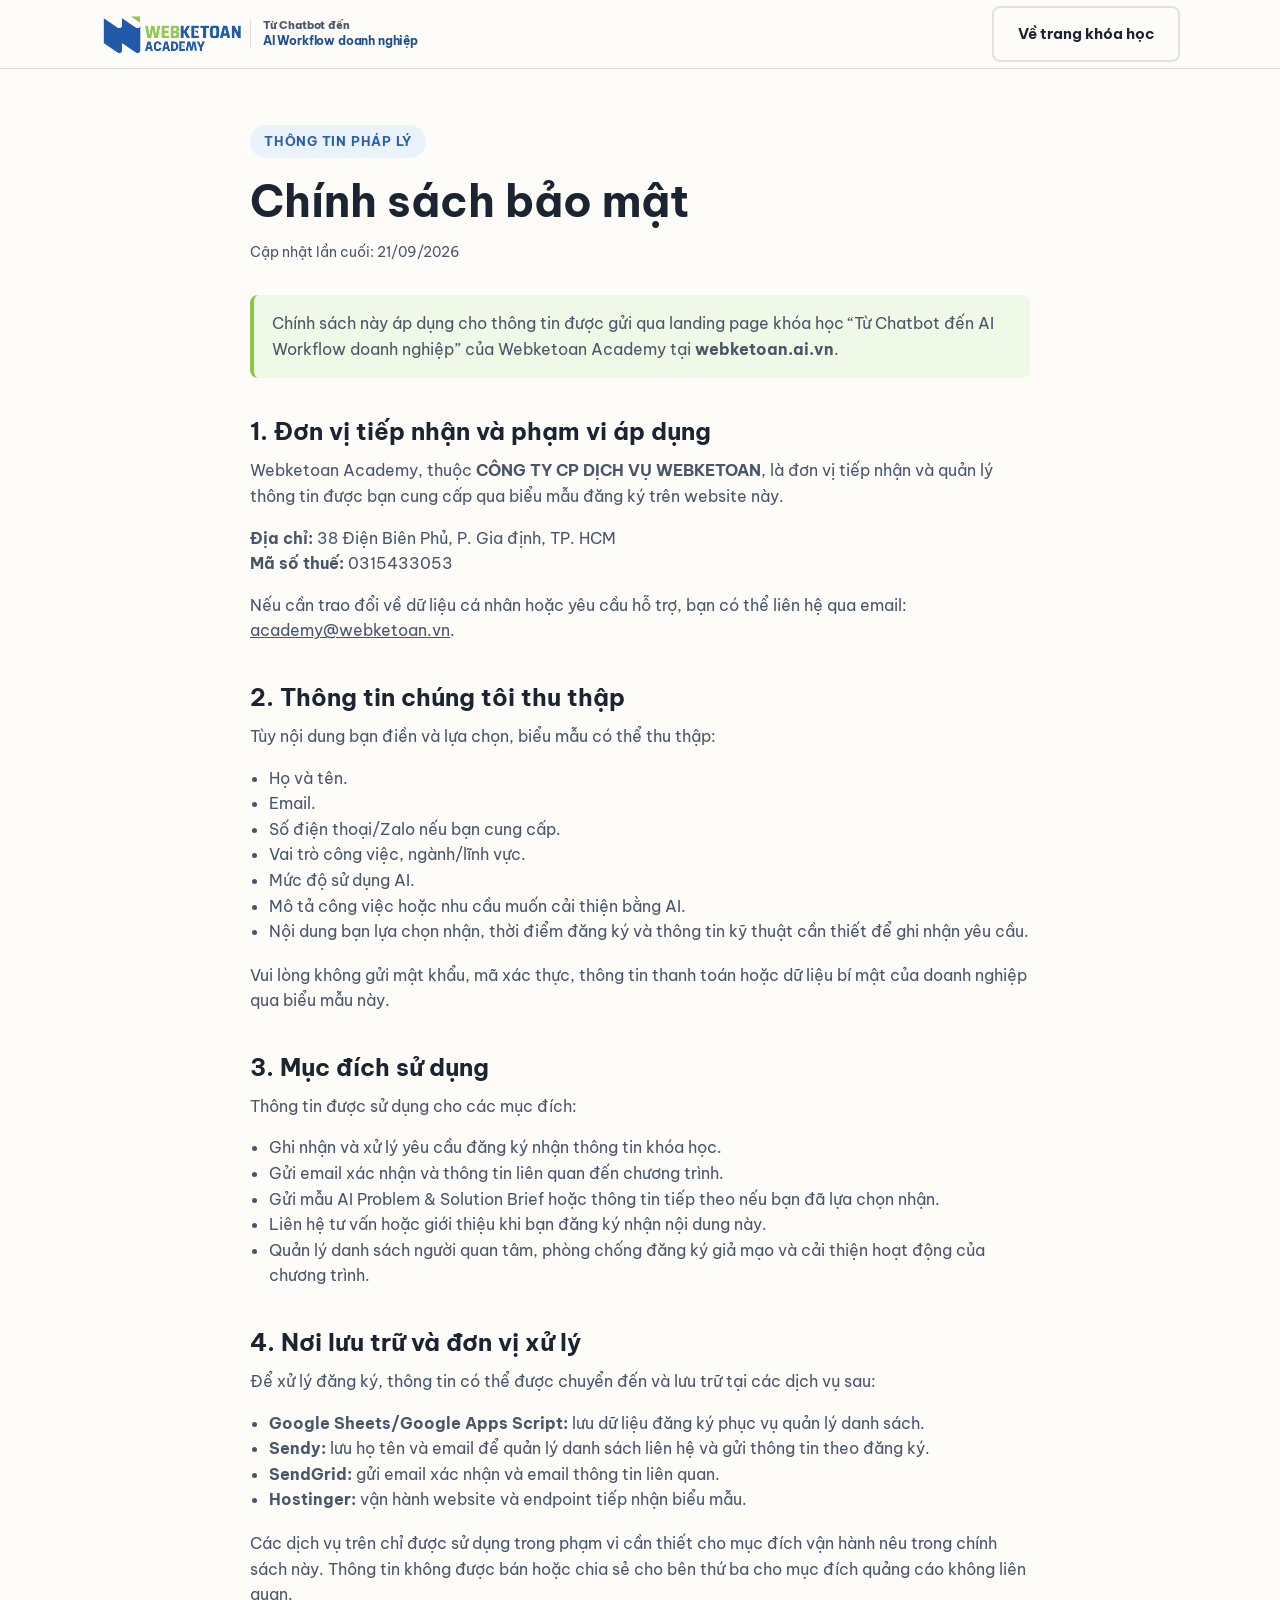
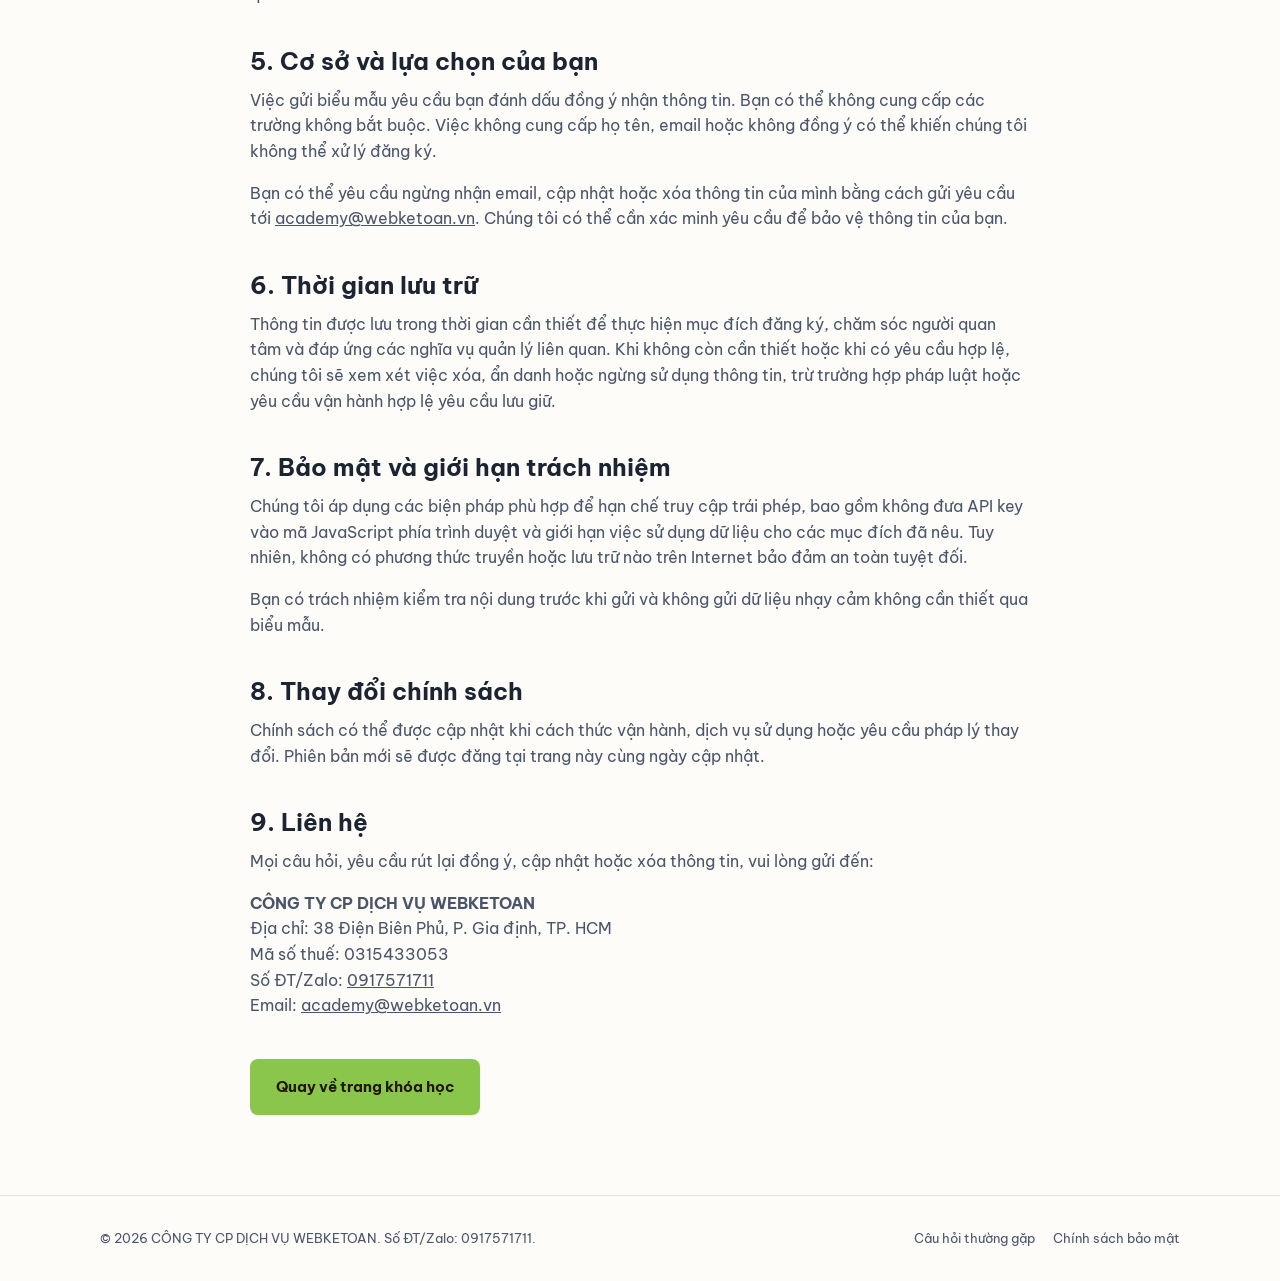
<file: privacy.html>
<!DOCTYPE html>
<html lang="vi">
<head>
<meta charset="UTF-8">
<meta name="viewport" content="width=device-width, initial-scale=1.0">
<title>Chính sách bảo mật | Webketoan Academy</title>
<meta name="description" content="Chính sách bảo mật thông tin đăng ký và liên hệ của Webketoan Academy.">
<meta name="robots" content="index,follow">
<link rel="canonical" href="https://webketoan.ai.vn/privacy.html">
<link rel="icon" type="image/png" href="assets/webketoan-academy-logo.png?v=b96e346">
<link rel="preconnect" href="https://fonts.googleapis.com">
<link rel="preconnect" href="https://fonts.gstatic.com" crossorigin>
<link href="https://fonts.googleapis.com/css2?family=Be+Vietnam+Pro:wght@400;500;600;700;800&display=swap" rel="stylesheet">
<link rel="stylesheet" href="css/styles.css?v=e1926ec">
<style>
  .policy-page { padding: 56px 0 80px; }
  .policy-wrap { max-width: 820px; margin: 0 auto; }
  .policy-wrap h1 { font-size: clamp(30px, 5vw, 44px); margin-bottom: 12px; }
  .policy-wrap h2 { font-size: 24px; margin-top: 38px; }
  .policy-wrap h3 { font-size: 18px; margin-top: 24px; }
  .policy-wrap p, .policy-wrap li { color: var(--color-text-soft); }
  .policy-wrap ul { margin-bottom: 18px; }
  .policy-meta { color: var(--color-text-soft); font-size: 14px; margin-bottom: 32px; }
  .policy-note { padding: 16px 18px; border-left: 4px solid var(--color-accent); background: var(--color-accent-light); border-radius: var(--radius-sm); }
  .policy-back { margin-top: 40px; }
</style>
</head>
<body>
<header class="site-header">
  <div class="container">
    <a href="index.html" class="brand" aria-label="Webketoan Academy — Từ Chatbot đến AI Workflow doanh nghiệp">
      <img class="brand-logo" src="assets/webketoan-academy-logo.png?v=b96e346" alt="Webketoan Academy">
      <span class="brand-course">Từ Chatbot đến<br><strong>AI Workflow doanh nghiệp</strong></span>
    </a>
    <a href="index.html" class="btn btn-secondary">Về trang khóa học</a>
  </div>
</header>

<main class="policy-page">
  <div class="container policy-wrap">
    <span class="section-eyebrow">Thông tin pháp lý</span>
    <h1>Chính sách bảo mật</h1>
    <p class="policy-meta">Cập nhật lần cuối: 21/09/2026</p>

    <p class="policy-note">Chính sách này áp dụng cho thông tin được gửi qua landing page khóa học “Từ Chatbot đến AI Workflow doanh nghiệp” của Webketoan Academy tại <strong>webketoan.ai.vn</strong>.</p>

    <h2>1. Đơn vị tiếp nhận và phạm vi áp dụng</h2>
    <p>Webketoan Academy, thuộc <strong>CÔNG TY CP DỊCH VỤ WEBKETOAN</strong>, là đơn vị tiếp nhận và quản lý thông tin được bạn cung cấp qua biểu mẫu đăng ký trên website này.</p>
    <p><strong>Địa chỉ:</strong> 38 Điện Biên Phủ, P. Gia định, TP. HCM<br><strong>Mã số thuế:</strong> 0315433053</p>
    <p>Nếu cần trao đổi về dữ liệu cá nhân hoặc yêu cầu hỗ trợ, bạn có thể liên hệ qua email: <a href="mailto:academy@webketoan.vn">academy@webketoan.vn</a>.</p>

    <h2>2. Thông tin chúng tôi thu thập</h2>
    <p>Tùy nội dung bạn điền và lựa chọn, biểu mẫu có thể thu thập:</p>
    <ul>
      <li>Họ và tên.</li>
      <li>Email.</li>
      <li>Số điện thoại/Zalo nếu bạn cung cấp.</li>
      <li>Vai trò công việc, ngành/lĩnh vực.</li>
      <li>Mức độ sử dụng AI.</li>
      <li>Mô tả công việc hoặc nhu cầu muốn cải thiện bằng AI.</li>
      <li>Nội dung bạn lựa chọn nhận, thời điểm đăng ký và thông tin kỹ thuật cần thiết để ghi nhận yêu cầu.</li>
    </ul>
    <p>Vui lòng không gửi mật khẩu, mã xác thực, thông tin thanh toán hoặc dữ liệu bí mật của doanh nghiệp qua biểu mẫu này.</p>

    <h2>3. Mục đích sử dụng</h2>
    <p>Thông tin được sử dụng cho các mục đích:</p>
    <ul>
      <li>Ghi nhận và xử lý yêu cầu đăng ký nhận thông tin khóa học.</li>
      <li>Gửi email xác nhận và thông tin liên quan đến chương trình.</li>
      <li>Gửi mẫu AI Problem &amp; Solution Brief hoặc thông tin tiếp theo nếu bạn đã lựa chọn nhận.</li>
      <li>Liên hệ tư vấn hoặc giới thiệu khi bạn đăng ký nhận nội dung này.</li>
      <li>Quản lý danh sách người quan tâm, phòng chống đăng ký giả mạo và cải thiện hoạt động của chương trình.</li>
    </ul>

    <h2>4. Nơi lưu trữ và đơn vị xử lý</h2>
    <p>Để xử lý đăng ký, thông tin có thể được chuyển đến và lưu trữ tại các dịch vụ sau:</p>
    <ul>
      <li><strong>Google Sheets/Google Apps Script:</strong> lưu dữ liệu đăng ký phục vụ quản lý danh sách.</li>
      <li><strong>Sendy:</strong> lưu họ tên và email để quản lý danh sách liên hệ và gửi thông tin theo đăng ký.</li>
      <li><strong>SendGrid:</strong> gửi email xác nhận và email thông tin liên quan.</li>
      <li><strong>Hostinger:</strong> vận hành website và endpoint tiếp nhận biểu mẫu.</li>
    </ul>
    <p>Các dịch vụ trên chỉ được sử dụng trong phạm vi cần thiết cho mục đích vận hành nêu trong chính sách này. Thông tin không được bán hoặc chia sẻ cho bên thứ ba cho mục đích quảng cáo không liên quan.</p>

    <h2>5. Cơ sở và lựa chọn của bạn</h2>
    <p>Việc gửi biểu mẫu yêu cầu bạn đánh dấu đồng ý nhận thông tin. Bạn có thể không cung cấp các trường không bắt buộc. Việc không cung cấp họ tên, email hoặc không đồng ý có thể khiến chúng tôi không thể xử lý đăng ký.</p>
    <p>Bạn có thể yêu cầu ngừng nhận email, cập nhật hoặc xóa thông tin của mình bằng cách gửi yêu cầu tới <a href="mailto:academy@webketoan.vn">academy@webketoan.vn</a>. Chúng tôi có thể cần xác minh yêu cầu để bảo vệ thông tin của bạn.</p>

    <h2>6. Thời gian lưu trữ</h2>
    <p>Thông tin được lưu trong thời gian cần thiết để thực hiện mục đích đăng ký, chăm sóc người quan tâm và đáp ứng các nghĩa vụ quản lý liên quan. Khi không còn cần thiết hoặc khi có yêu cầu hợp lệ, chúng tôi sẽ xem xét việc xóa, ẩn danh hoặc ngừng sử dụng thông tin, trừ trường hợp pháp luật hoặc yêu cầu vận hành hợp lệ yêu cầu lưu giữ.</p>

    <h2>7. Bảo mật và giới hạn trách nhiệm</h2>
    <p>Chúng tôi áp dụng các biện pháp phù hợp để hạn chế truy cập trái phép, bao gồm không đưa API key vào mã JavaScript phía trình duyệt và giới hạn việc sử dụng dữ liệu cho các mục đích đã nêu. Tuy nhiên, không có phương thức truyền hoặc lưu trữ nào trên Internet bảo đảm an toàn tuyệt đối.</p>
    <p>Bạn có trách nhiệm kiểm tra nội dung trước khi gửi và không gửi dữ liệu nhạy cảm không cần thiết qua biểu mẫu.</p>

    <h2>8. Thay đổi chính sách</h2>
    <p>Chính sách có thể được cập nhật khi cách thức vận hành, dịch vụ sử dụng hoặc yêu cầu pháp lý thay đổi. Phiên bản mới sẽ được đăng tại trang này cùng ngày cập nhật.</p>

    <h2>9. Liên hệ</h2>
    <p>Mọi câu hỏi, yêu cầu rút lại đồng ý, cập nhật hoặc xóa thông tin, vui lòng gửi đến:</p>
    <p><strong>CÔNG TY CP DỊCH VỤ WEBKETOAN</strong><br>Địa chỉ: 38 Điện Biên Phủ, P. Gia định, TP. HCM<br>Mã số thuế: 0315433053<br>Số ĐT/Zalo: <a href="tel:+84917571711">0917571711</a><br>Email: <a href="mailto:academy@webketoan.vn">academy@webketoan.vn</a></p>

    <div class="policy-back"><a class="btn btn-primary" href="index.html">Quay về trang khóa học</a></div>
  </div>
</main>

<footer class="site-footer">
  <div class="container footer-grid">
    <span>© <span id="year"></span> CÔNG TY CP DỊCH VỤ WEBKETOAN. Số ĐT/Zalo: 0917571711.</span>
    <div class="footer-links"><a href="index.html#faq">Câu hỏi thường gặp</a><a href="privacy.html">Chính sách bảo mật</a></div>
  </div>
</footer>
<script>document.getElementById('year').textContent = new Date().getFullYear();</script>
</body>
</html>
</file>
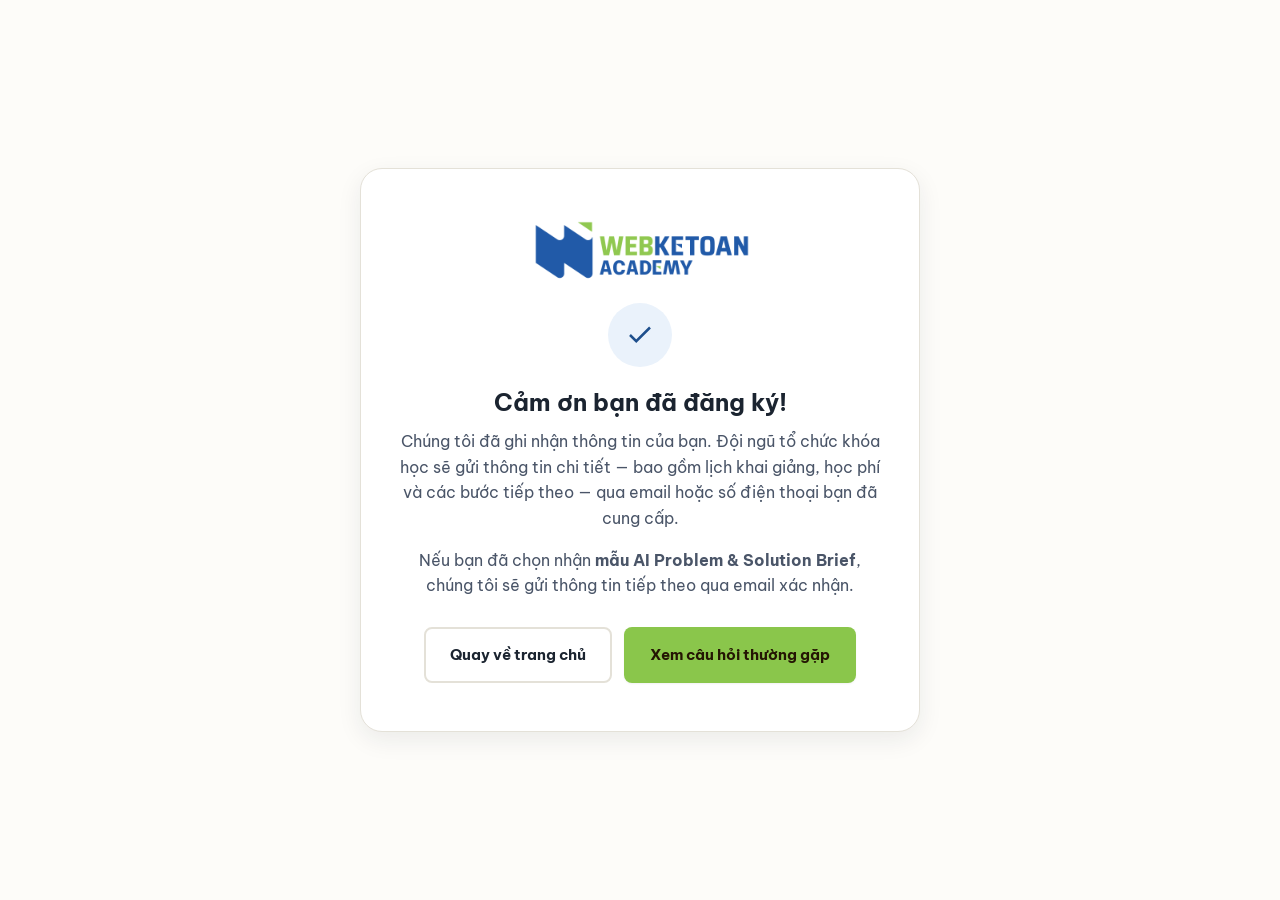
<file: thank-you.html>
<!DOCTYPE html>
<html lang="vi">
<head>
<meta charset="UTF-8">
<meta name="viewport" content="width=device-width, initial-scale=1.0">
<title>Cảm ơn bạn đã đăng ký | Webketoan Academy</title>
<meta name="description" content="Cảm ơn bạn đã đăng ký nhận thông tin khóa học Từ Chatbot đến AI Workflow doanh nghiệp của Webketoan Academy.">
<meta name="robots" content="noindex">
<link rel="icon" type="image/png" href="assets/webketoan-academy-logo.png">
<link rel="preconnect" href="https://fonts.googleapis.com">
<link rel="preconnect" href="https://fonts.gstatic.com" crossorigin>
<link href="https://fonts.googleapis.com/css2?family=Be+Vietnam+Pro:wght@400;500;600;700;800&display=swap" rel="stylesheet">
<link rel="stylesheet" href="css/styles.css?v=e1926ec">
<style>
  .thanks-wrap {
    min-height: 100vh;
    display: flex;
    align-items: center;
    justify-content: center;
    padding: 40px 20px;
  }
  .thanks-card {
    max-width: 560px;
    text-align: center;
    background: var(--color-surface);
    border: 1px solid var(--color-border);
    border-radius: var(--radius-lg);
    padding: 48px 36px;
    box-shadow: var(--shadow-md);
  }
  .thanks-logo {
  display: block;
  width: 220px;
  max-width: 100%;
  height: auto;
  margin: 0 auto 22px;
}

.thanks-icon {
    width: 64px; height: 64px;
    margin: 0 auto 20px;
    border-radius: 50%;
    background: var(--color-teal-light);
    color: var(--color-teal-dark);
    display: flex; align-items: center; justify-content: center;
  }
  .thanks-actions { display: flex; flex-wrap: wrap; gap: 12px; justify-content: center; margin-top: 28px; }
</style>
</head>
<body>
  <div class="thanks-wrap">
    <div class="thanks-card">
      <img class="thanks-logo" src="assets/webketoan-academy-logo.png?v=e1926ec" alt="Webketoan Academy">
      <div class="thanks-icon">
        <svg width="30" height="30" viewBox="0 0 24 24" fill="none" stroke="currentColor" stroke-width="2"><path d="M20 6L9 17l-5-5"/></svg>
      </div>
      <h1 style="font-size:24px;">Cảm ơn bạn đã đăng ký!</h1>
      <p>Chúng tôi đã ghi nhận thông tin của bạn. Đội ngũ tổ chức khóa học sẽ gửi thông tin chi tiết — bao gồm lịch khai giảng, học phí và các bước tiếp theo — qua email hoặc số điện thoại bạn đã cung cấp.</p>
      <p>Nếu bạn đã chọn nhận <strong>mẫu AI Problem &amp; Solution Brief</strong>, chúng tôi sẽ gửi thông tin tiếp theo qua email xác nhận.</p>
      <div class="thanks-actions">
        <a href="index.html" class="btn btn-secondary">Quay về trang chủ</a>
        <a href="index.html#faq" class="btn btn-primary">Xem câu hỏi thường gặp</a>
      </div>
    </div>
  </div>

  <script>
    window.dataLayer = window.dataLayer || [];
    window.dataLayer.push({ event: "thank_you_page_view" });
    if (window.location.hostname === "localhost" || window.location.hostname === "127.0.0.1") {
      console.log("[track] thank_you_page_view", {});
    }
  </script>
</body>
</html>
</file>
<file: css/styles.css>
/* ==========================================================================
   Design tokens
   ========================================================================== */
:root {
  --color-bg: #FDFCF9;
  --color-bg-alt: #F5F3EE;
  --color-surface: #FFFFFF;
  --color-text: #1B2430;
  --color-text-soft: #4A5568;
  --color-border: #E4E1D8;

  --color-teal: #2860A9;
  --color-teal-dark: #1E4F8C;
  --color-teal-light: #EAF2FB;

  --color-accent: #8AC64B;
  --color-accent-dark: #6FA735;
  --color-accent-light: #F0F8E7;

  --color-danger: #C4532B;

  /* Maturity ladder — same hue family, increasing depth */
  --level-1: #CFE8E7;
  --level-2: #8FC9C7;
  --level-3: #3F9C9A;
  --level-4: #0A5F5E;

  --font-body: 'Be Vietnam Pro', -apple-system, BlinkMacSystemFont, 'Segoe UI', Roboto, Helvetica, Arial, sans-serif;
  --font-mono: 'JetBrains Mono', SFMono-Regular, Consolas, 'Liberation Mono', Menlo, monospace;

  --radius-sm: 8px;
  --radius-md: 14px;
  --radius-lg: 22px;

  --shadow-sm: 0 1px 2px rgba(27, 36, 48, 0.06);
  --shadow-md: 0 8px 24px rgba(27, 36, 48, 0.08);
  --shadow-lg: 0 16px 40px rgba(27, 36, 48, 0.12);

  --container-w: 1120px;
}

@media (prefers-color-scheme: dark) {
  :root {
    --color-bg: #10161C;
    --color-bg-alt: #161D25;
    --color-surface: #182029;
    --color-text: #F1F3F5;
    --color-text-soft: #B7C0C9;
    --color-border: #2A333D;
    --color-teal-light: #16302F;
    --color-accent-light: #3A2E15;
  }
}

* { box-sizing: border-box; }
html { scroll-behavior: smooth; }
body {
  margin: 0;
  font-family: var(--font-body);
  background: var(--color-bg);
  color: var(--color-text);
  line-height: 1.6;
  -webkit-font-smoothing: antialiased;
}
img, svg { max-width: 100%; display: block; }
a { color: inherit; }
h1, h2, h3, h4 { line-height: 1.25; margin: 0 0 0.5em; font-weight: 700; }
p { margin: 0 0 1em; color: var(--color-text-soft); }
ul { padding-left: 1.2em; }
.container {
  width: 100%;
  max-width: var(--container-w);
  margin: 0 auto;
  padding: 0 20px;
}
.section {
  padding: 64px 0;
}
.section-alt { background: var(--color-bg-alt); }
.section-eyebrow {
  display: inline-block;
  font-size: 13px;
  font-weight: 700;
  letter-spacing: 0.06em;
  text-transform: uppercase;
  color: var(--color-teal);
  background: var(--color-teal-light);
  padding: 6px 14px;
  border-radius: 999px;
  margin-bottom: 16px;
}
.section-title {
  font-size: clamp(24px, 4vw, 34px);
  max-width: 760px;
}
.section-lead {
  font-size: 17px;
  max-width: 640px;
}
.mono-chain {
  font-family: var(--font-mono);
  font-size: 13px;
  color: var(--color-teal-dark);
  background: var(--color-teal-light);
  border: 1px solid var(--color-border);
  border-radius: var(--radius-sm);
  padding: 10px 14px;
  display: inline-block;
  overflow-x: auto;
  max-width: 100%;
  white-space: nowrap;
}

/* ==========================================================================
   Buttons
   ========================================================================== */
.btn {
  display: inline-flex;
  align-items: center;
  justify-content: center;
  gap: 8px;
  font-family: inherit;
  font-weight: 700;
  font-size: 15px;
  padding: 14px 24px;
  border-radius: var(--radius-sm);
  border: 2px solid transparent;
  cursor: pointer;
  text-decoration: none;
  transition: transform 0.15s ease, box-shadow 0.15s ease, background 0.15s ease;
  white-space: nowrap;
}
.btn:active { transform: translateY(1px); }
.btn-primary {
  background: var(--color-accent);
  color: #241503;
  box-shadow: var(--shadow-sm);
}
.btn-primary:hover { background: var(--color-accent-dark); }
.btn-secondary {
  background: transparent;
  border-color: var(--color-border);
  color: var(--color-text);
}
.btn-secondary:hover { border-color: var(--color-teal); color: var(--color-teal-dark); }
.btn-block { width: 100%; }
.btn-lg { padding: 16px 30px; font-size: 16px; }

/* ==========================================================================
   Header
   ========================================================================== */
.site-header {
  position: sticky;
  top: 0;
  z-index: 50;
  background: rgba(253, 252, 249, 0.92);
  backdrop-filter: saturate(180%) blur(10px);
  border-bottom: 1px solid var(--color-border);
}
@media (prefers-color-scheme: dark) {
  .site-header { background: rgba(16, 22, 28, 0.9); }
}
.site-header .container {
  display: flex;
  align-items: center;
  justify-content: space-between;
  height: 68px;
  gap: 16px;
}
.brand {
  font-weight: 800;
  font-size: 17px;
  letter-spacing: -0.01em;
  text-decoration: none;
  color: var(--color-text);
  display: flex;
  align-items: center;
  gap: 8px;
}
.site-header .brand-logo {
  display: block;
  width: 142px !important;
  max-width: 142px !important;
  height: 52px !important;
  max-height: 52px !important;
  object-fit: contain;
  flex: 0 0 142px;
}
.brand-course {
  border-left: 1px solid var(--color-border);
  padding-left: 12px;
  font-size: 11px;
  line-height: 1.25;
  color: var(--color-text-soft);
}
.brand-course strong {
  color: var(--color-teal-dark);
  font-size: 12px;
}
.header-nav {
  display: none;
  gap: 24px;
  font-size: 14px;
  font-weight: 600;
}
.header-nav a { text-decoration: none; color: var(--color-text-soft); }
.header-nav a:hover { color: var(--color-teal-dark); }
.header-cta { display: none; }
@media (min-width: 900px) {
  .header-nav { display: flex; }
  .header-cta { display: inline-flex; }
}
@media (max-width: 520px) {
  .site-header .brand-logo {
    width: 118px !important;
    max-width: 118px !important;
    height: 44px !important;
    max-height: 44px !important;
    flex-basis: 118px;
  }
  .brand-course { display: none; }
}

/* ==========================================================================
   Hero
   ========================================================================== */
.hero {
  padding: 56px 0 48px;
}
.hero-grid {
  display: grid;
  gap: 40px;
}
@media (min-width: 960px) {
  .hero-grid { grid-template-columns: 1.05fr 0.95fr; align-items: center; }
}
.hero-badge {
  display: inline-flex;
  align-items: center;
  gap: 8px;
  font-size: 13px;
  font-weight: 700;
  color: var(--color-teal-dark);
  background: var(--color-teal-light);
  padding: 6px 14px;
  border-radius: 999px;
  margin-bottom: 20px;
}
.hero h1 {
  font-size: clamp(28px, 5vw, 44px);
  letter-spacing: -0.01em;
}
.hero-sub {
  font-size: 18px;
  max-width: 560px;
}
.hero-ctas {
  display: flex;
  flex-wrap: wrap;
  gap: 12px;
  margin: 28px 0 14px;
}
.hero-micro {
  font-size: 13.5px;
  color: var(--color-text-soft);
}
.hero-micro .dot { margin: 0 6px; opacity: 0.5; }

/* Hero diagram */
.flow-diagram {
  background: var(--color-surface);
  border: 1px solid var(--color-border);
  border-radius: var(--radius-lg);
  padding: 24px;
  box-shadow: var(--shadow-md);
}
.flow-steps {
  display: flex;
  flex-direction: column;
  gap: 0;
}
.flow-step {
  display: flex;
  align-items: flex-start;
  gap: 14px;
  padding: 14px 0;
}
.flow-step + .flow-step { border-top: 1px dashed var(--color-border); }
.flow-num {
  flex-shrink: 0;
  width: 34px;
  height: 34px;
  border-radius: 50%;
  display: flex;
  align-items: center;
  justify-content: center;
  font-weight: 800;
  font-size: 14px;
  color: #fff;
}
.flow-step:nth-child(1) .flow-num { background: var(--level-1); color: var(--color-teal-dark); }
.flow-step:nth-child(2) .flow-num { background: var(--level-2); color: #08403f; }
.flow-step:nth-child(3) .flow-num { background: var(--level-3); }
.flow-step:nth-child(4) .flow-num { background: var(--level-4); }
.flow-step h4 { margin: 0 0 2px; font-size: 15px; }
.flow-step p { margin: 0; font-size: 13.5px; }
.flow-caption {
  margin-top: 16px;
  font-family: var(--font-mono);
  font-size: 12px;
  text-align: center;
  color: var(--color-text-soft);
}

/* ==========================================================================
   Checklist cards (Section 2)
   ========================================================================== */
.card-grid {
  display: grid;
  gap: 16px;
  margin-top: 32px;
  grid-template-columns: 1fr;
}
@media (min-width: 640px) { .card-grid { grid-template-columns: 1fr 1fr; } }
@media (min-width: 960px) { .card-grid.cols-3 { grid-template-columns: repeat(3, 1fr); } }
.check-card {
  background: var(--color-surface);
  border: 1px solid var(--color-border);
  border-radius: var(--radius-md);
  padding: 18px 20px;
  display: flex;
  gap: 12px;
  align-items: flex-start;
  box-shadow: var(--shadow-sm);
}
.check-card .icon {
  flex-shrink: 0;
  width: 22px;
  height: 22px;
  margin-top: 2px;
  color: var(--color-teal);
}
.check-card p { margin: 0; color: var(--color-text); font-size: 15px; }
.callout {
  margin-top: 28px;
  border-left: 4px solid var(--color-accent);
  background: var(--color-accent-light);
  padding: 18px 22px;
  border-radius: var(--radius-sm);
  font-size: 15.5px;
  color: var(--color-text);
}
.callout strong { color: var(--color-text); }

/* ==========================================================================
   Maturity staircase (Section 3)
   ========================================================================== */
.staircase {
  display: grid;
  gap: 16px;
  margin-top: 36px;
  grid-template-columns: 1fr;
}
@media (min-width: 800px) { .staircase { grid-template-columns: repeat(4, 1fr); align-items: end; } }
.stair-step {
  background: var(--color-surface);
  border: 1px solid var(--color-border);
  border-radius: var(--radius-md);
  padding: 20px;
  position: relative;
  box-shadow: var(--shadow-sm);
}
.stair-step .bar {
  height: 6px;
  border-radius: 4px;
  margin-bottom: 14px;
}
.stair-step:nth-child(1) .bar { background: var(--level-1); width: 40%; }
.stair-step:nth-child(2) .bar { background: var(--level-2); width: 60%; }
.stair-step:nth-child(3) .bar { background: var(--level-3); width: 80%; }
.stair-step:nth-child(4) .bar { background: var(--level-4); width: 100%; }
.stair-step .tag {
  font-size: 12px;
  font-weight: 800;
  letter-spacing: 0.04em;
  text-transform: uppercase;
  color: var(--color-text-soft);
}
.stair-step h4 { margin: 6px 0 8px; font-size: 17px; }
.stair-step p { font-size: 14px; margin: 0; }
.stair-step.is-primary {
  border-color: var(--color-teal);
  box-shadow: var(--shadow-md);
}
.stair-step.is-primary::before {
  content: "Bạn có thể đang ở đây";
  position: absolute;
  top: -12px;
  left: 16px;
  background: var(--color-teal);
  color: #fff;
  font-size: 11px;
  font-weight: 700;
  padding: 4px 10px;
  border-radius: 999px;
}

/* ==========================================================================
   Two/three column lists (Section 4, 9)
   ========================================================================== */
.fit-grid {
  display: grid;
  gap: 20px;
  margin-top: 32px;
  grid-template-columns: 1fr;
}
@media (min-width: 860px) { .fit-grid { grid-template-columns: repeat(3, 1fr); } }
.fit-col {
  background: var(--color-surface);
  border: 1px solid var(--color-border);
  border-radius: var(--radius-md);
  padding: 22px;
}
.fit-col h3 {
  font-size: 16px;
  margin-bottom: 14px;
  display: flex;
  align-items: center;
  gap: 8px;
}
.fit-col.yes h3 { color: var(--color-teal-dark); }
.fit-col.no h3 { color: var(--color-text-soft); }
.fit-col.not h3 { color: var(--color-danger); }
.fit-col ul { list-style: none; padding: 0; margin: 0; }
.fit-col li {
  font-size: 14.5px;
  color: var(--color-text);
  padding: 8px 0 8px 26px;
  position: relative;
  border-top: 1px solid var(--color-border);
}
.fit-col li:first-child { border-top: none; }
.fit-col li::before {
  position: absolute;
  left: 0;
  top: 8px;
  font-weight: 800;
}
.fit-col.yes li::before { content: "✓"; color: var(--color-teal); }
.fit-col.no li::before { content: "–"; color: var(--color-text-soft); }
.fit-col.not li::before { content: "✕"; color: var(--color-danger); }

/* ==========================================================================
   Outcomes checklist (Section 5)
   ========================================================================== */
.outcome-grid {
  display: grid;
  gap: 14px;
  margin-top: 32px;
  grid-template-columns: 1fr;
}
@media (min-width: 720px) { .outcome-grid { grid-template-columns: 1fr 1fr; } }
.outcome-item {
  display: flex;
  gap: 14px;
  align-items: flex-start;
  background: var(--color-surface);
  border: 1px solid var(--color-border);
  border-radius: var(--radius-sm);
  padding: 16px 18px;
}
.outcome-num {
  flex-shrink: 0;
  width: 28px;
  height: 28px;
  border-radius: 50%;
  background: var(--color-teal-light);
  color: var(--color-teal-dark);
  font-weight: 800;
  font-size: 13px;
  display: flex;
  align-items: center;
  justify-content: center;
}
.outcome-item p { margin: 0; font-size: 15px; color: var(--color-text); }

/* ==========================================================================
   Curriculum accordion (Section 6)
   ========================================================================== */
.curriculum-list {
  margin-top: 32px;
  display: grid;
  gap: 14px;
}
.curriculum-item {
  background: var(--color-surface);
  border: 1px solid var(--color-border);
  border-radius: var(--radius-md);
  overflow: hidden;
}
.curriculum-item > summary {
  list-style: none;
  cursor: pointer;
  padding: 20px 22px;
  display: flex;
  align-items: center;
  gap: 16px;
  font-weight: 700;
  font-size: 15.5px;
}
.curriculum-item > summary::-webkit-details-marker { display: none; }
.curriculum-item .lesson-tag {
  flex-shrink: 0;
  font-family: var(--font-mono);
  font-size: 12px;
  font-weight: 700;
  color: var(--color-teal-dark);
  background: var(--color-teal-light);
  border-radius: 999px;
  padding: 4px 10px;
}
.curriculum-item summary .chev {
  margin-left: auto;
  transition: transform 0.2s ease;
  color: var(--color-text-soft);
  flex-shrink: 0;
}
.curriculum-item[open] summary .chev { transform: rotate(180deg); }
.curriculum-body {
  padding: 0 22px 22px 22px;
  border-top: 1px solid var(--color-border);
}
.curriculum-body p { margin-top: 14px; font-size: 14.5px; }
.curriculum-body .output-tag {
  display: inline-flex;
  align-items: center;
  gap: 6px;
  font-size: 13px;
  font-weight: 700;
  color: var(--color-accent-dark);
  background: var(--color-accent-light);
  padding: 6px 12px;
  border-radius: var(--radius-sm);
}

/* ==========================================================================
   Method steps (Section 7)
   ========================================================================== */
.method-grid {
  display: grid;
  gap: 24px;
  margin-top: 32px;
}
@media (min-width: 860px) { .method-grid { grid-template-columns: 1fr 1fr; } }
.example-chips {
  display: flex;
  flex-wrap: wrap;
  gap: 10px;
}
.chip {
  background: var(--color-surface);
  border: 1px solid var(--color-border);
  border-radius: 999px;
  padding: 8px 16px;
  font-size: 13.5px;
  font-weight: 600;
}
.method-steps {
  list-style: none;
  padding: 0;
  margin: 0;
  counter-reset: method;
}
.method-steps li {
  counter-increment: method;
  position: relative;
  padding: 10px 0 10px 42px;
  font-size: 15px;
  color: var(--color-text);
  border-top: 1px solid var(--color-border);
}
.method-steps li:first-child { border-top: none; }
.method-steps li::before {
  content: counter(method);
  position: absolute;
  left: 0;
  top: 8px;
  width: 26px;
  height: 26px;
  border-radius: 50%;
  background: var(--color-teal);
  color: #fff;
  font-size: 12px;
  font-weight: 800;
  display: flex;
  align-items: center;
  justify-content: center;
}

/* ==========================================================================
   Brief document (Section 8)
   ========================================================================== */
.brief-panel {
  display: grid;
  gap: 24px;
  margin-top: 32px;
}
@media (min-width: 900px) { .brief-panel { grid-template-columns: 1fr 1fr; } }
.doc-mock {
  background: var(--color-surface);
  border: 1px solid var(--color-border);
  border-radius: var(--radius-lg);
  box-shadow: var(--shadow-md);
  padding: 26px;
}
.doc-mock .doc-title {
  font-weight: 800;
  font-size: 15px;
  margin-bottom: 4px;
}
.doc-mock .doc-sub {
  font-size: 12.5px;
  color: var(--color-text-soft);
  margin-bottom: 16px;
}
.doc-mock ol {
  margin: 0;
  padding-left: 20px;
  font-size: 14px;
}
.doc-mock li { padding: 6px 0; border-bottom: 1px dashed var(--color-border); }
.doc-mock li:last-child { border-bottom: none; }
.value-list {
  list-style: none;
  padding: 0;
  margin: 0;
  display: grid;
  gap: 10px;
}
.value-list li {
  font-size: 14.5px;
  padding: 10px 14px;
  background: var(--color-teal-light);
  border-radius: var(--radius-sm);
  color: var(--color-text);
}

/* ==========================================================================
   Tier comparison (Section 9)
   ========================================================================== */
.tier-grid {
  display: grid;
  gap: 20px;
  margin-top: 32px;
  grid-template-columns: 1fr;
}
@media (min-width: 800px) { .tier-grid { grid-template-columns: 1fr 1fr; } }
.tier-card {
  border-radius: var(--radius-lg);
  padding: 26px;
  border: 1px solid var(--color-border);
}
.tier-card.tier-1 {
  background: var(--color-teal-dark);
  color: #fff;
  box-shadow: var(--shadow-lg);
}
.tier-card.tier-1 h3, .tier-card.tier-1 .tier-badge { color: #fff; }
.tier-card.tier-1 p, .tier-card.tier-1 li { color: rgba(255,255,255,0.85); }
.tier-card.tier-2 {
  background: var(--color-surface);
  opacity: 0.92;
}
.tier-badge {
  display: inline-block;
  font-size: 12px;
  font-weight: 800;
  letter-spacing: 0.04em;
  text-transform: uppercase;
  margin-bottom: 10px;
  color: var(--color-text-soft);
}
.tier-card ul { list-style: none; padding: 0; margin: 14px 0 0; display: grid; gap: 8px; }
.tier-card li {
  font-size: 14.5px;
  padding-left: 22px;
  position: relative;
}
.tier-card li::before { content: "→"; position: absolute; left: 0; }

/* ==========================================================================
   Instructor (Section 10)
   ========================================================================== */
.instructor-card {
  display: grid;
  gap: 24px;
  margin-top: 32px;
  align-items: center;
}
@media (min-width: 780px) { .instructor-card { grid-template-columns: 200px 1fr; } }
.instructor-avatar {
  width: 140px;
  height: 210px;
  border-radius: var(--radius-md);
  object-fit: cover;
  object-position: center top;
  box-shadow: var(--shadow-md);
  margin: 0 auto;
}
.instructor-meta dl { display: grid; grid-template-columns: auto 1fr; gap: 6px 14px; margin: 14px 0 0; font-size: 14.5px; }
.instructor-meta dt { font-weight: 700; color: var(--color-text-soft); }
.instructor-meta dd { margin: 0; }
.placeholder-note {
  font-size: 13px;
  color: var(--color-text-soft);
  background: var(--color-bg-alt);
  border: 1px dashed var(--color-border);
  border-radius: var(--radius-sm);
  padding: 10px 14px;
  margin-top: 16px;
}

/* ==========================================================================
   Logistics (Section 11)
   ========================================================================== */
.info-grid {
  display: grid;
  gap: 14px;
  margin-top: 32px;
  grid-template-columns: 1fr;
}
@media (min-width: 640px) { .info-grid { grid-template-columns: 1fr 1fr; } }
@media (min-width: 1000px) { .info-grid { grid-template-columns: repeat(3, 1fr); } }
.info-item {
  background: var(--color-surface);
  border: 1px solid var(--color-border);
  border-radius: var(--radius-sm);
  padding: 16px 18px;
}
.info-item .label {
  font-size: 12px;
  font-weight: 800;
  text-transform: uppercase;
  letter-spacing: 0.04em;
  color: var(--color-teal-dark);
  margin-bottom: 6px;
}
.info-item .value { font-size: 15px; font-weight: 600; }

/* ==========================================================================
   FAQ (Section 12)
   ========================================================================== */
.faq-list { margin-top: 32px; display: grid; gap: 12px; }
.faq-item {
  background: var(--color-surface);
  border: 1px solid var(--color-border);
  border-radius: var(--radius-md);
  overflow: hidden;
}
.faq-item > summary {
  list-style: none;
  cursor: pointer;
  padding: 18px 20px;
  font-weight: 700;
  font-size: 15px;
  display: flex;
  align-items: center;
  gap: 12px;
}
.faq-item > summary::-webkit-details-marker { display: none; }
.faq-item summary .chev { margin-left: auto; transition: transform 0.2s ease; color: var(--color-text-soft); flex-shrink: 0; }
.faq-item[open] summary .chev { transform: rotate(180deg); }
.faq-body { padding: 0 20px 20px; }
.faq-body p { margin: 0; font-size: 14.5px; }

/* ==========================================================================
   Final CTA (Section 13)
   ========================================================================== */
.final-cta {
  background: var(--color-teal-dark);
  color: #fff;
  border-radius: var(--radius-lg);
  padding: 48px 32px;
  text-align: center;
}
.final-cta h2 { color: #fff; font-size: clamp(22px, 4vw, 30px); }
.final-cta p { color: rgba(255,255,255,0.85); max-width: 560px; margin: 0 auto 24px; }
.final-cta .hero-ctas { justify-content: center; }
.final-cta .btn-secondary { border-color: rgba(255,255,255,0.4); color: #fff; }
.final-cta .btn-secondary:hover { border-color: #fff; }
.final-cta .hero-micro { color: rgba(255,255,255,0.7); }

/* ==========================================================================
   Registration form (Section: form)
   ========================================================================== */
.form-wrap {
  max-width: 640px;
  margin: 32px auto 0;
  background: var(--color-surface);
  border: 1px solid var(--color-border);
  border-radius: var(--radius-lg);
  padding: 32px;
  box-shadow: var(--shadow-md);
}
.form-row { margin-bottom: 18px; }
.form-row label {
  display: block;
  font-size: 13.5px;
  font-weight: 700;
  margin-bottom: 6px;
}
.form-row .hint { font-weight: 400; color: var(--color-text-soft); font-size: 12.5px; }
.form-row input[type="text"],
.form-row input[type="email"],
.form-row input[type="tel"],
.form-row select,
.form-row textarea {
  width: 100%;
  font-family: inherit;
  font-size: 15px;
  padding: 12px 14px;
  border: 1px solid var(--color-border);
  border-radius: var(--radius-sm);
  background: var(--color-bg);
  color: var(--color-text);
}
.form-row input:focus, .form-row select:focus, .form-row textarea:focus {
  outline: none;
  border-color: var(--color-teal);
  box-shadow: 0 0 0 3px var(--color-teal-light);
}
.two-col { display: grid; gap: 18px; }
@media (min-width: 560px) { .two-col { grid-template-columns: 1fr 1fr; } }
.checkbox-group { display: grid; gap: 10px; }
.checkbox-row { display: flex; align-items: flex-start; gap: 10px; font-size: 14px; }
.checkbox-row input { margin-top: 3px; }
.form-consent { font-size: 12.5px; color: var(--color-text-soft); margin-top: 4px; }
.form-status {
  margin-top: 16px;
  font-size: 14px;
  padding: 12px 14px;
  border-radius: var(--radius-sm);
  display: none;
}
.form-status.visible { display: block; }
.form-status.success { background: var(--color-teal-light); color: var(--color-teal-dark); }
.form-status.error { background: #FBE7E1; color: var(--color-danger); }

/* ==========================================================================
   Footer
   ========================================================================== */
.site-footer {
  border-top: 1px solid var(--color-border);
  padding: 32px 0;
  font-size: 13px;
  color: var(--color-text-soft);
}
.footer-grid {
  display: flex;
  flex-wrap: wrap;
  gap: 16px;
  justify-content: space-between;
  align-items: center;
}
.footer-links { display: flex; gap: 18px; flex-wrap: wrap; }
.footer-links a { text-decoration: none; color: var(--color-text-soft); }
.footer-links a:hover { color: var(--color-teal-dark); }

/* ==========================================================================
   Sticky mobile CTA
   ========================================================================== */
.mobile-sticky-cta {
  position: fixed;
  left: 0;
  right: 0;
  bottom: 0;
  z-index: 60;
  background: var(--color-surface);
  border-top: 1px solid var(--color-border);
  padding: 10px 16px calc(10px + env(safe-area-inset-bottom));
  box-shadow: 0 -6px 20px rgba(0,0,0,0.08);
}
@media (min-width: 900px) { .mobile-sticky-cta { display: none; } }

.visually-hidden {
  position: absolute;
  width: 1px; height: 1px;
  overflow: hidden;
  clip: rect(0 0 0 0);
  white-space: nowrap;
}

section[id] { scroll-margin-top: 80px; }
</file>
